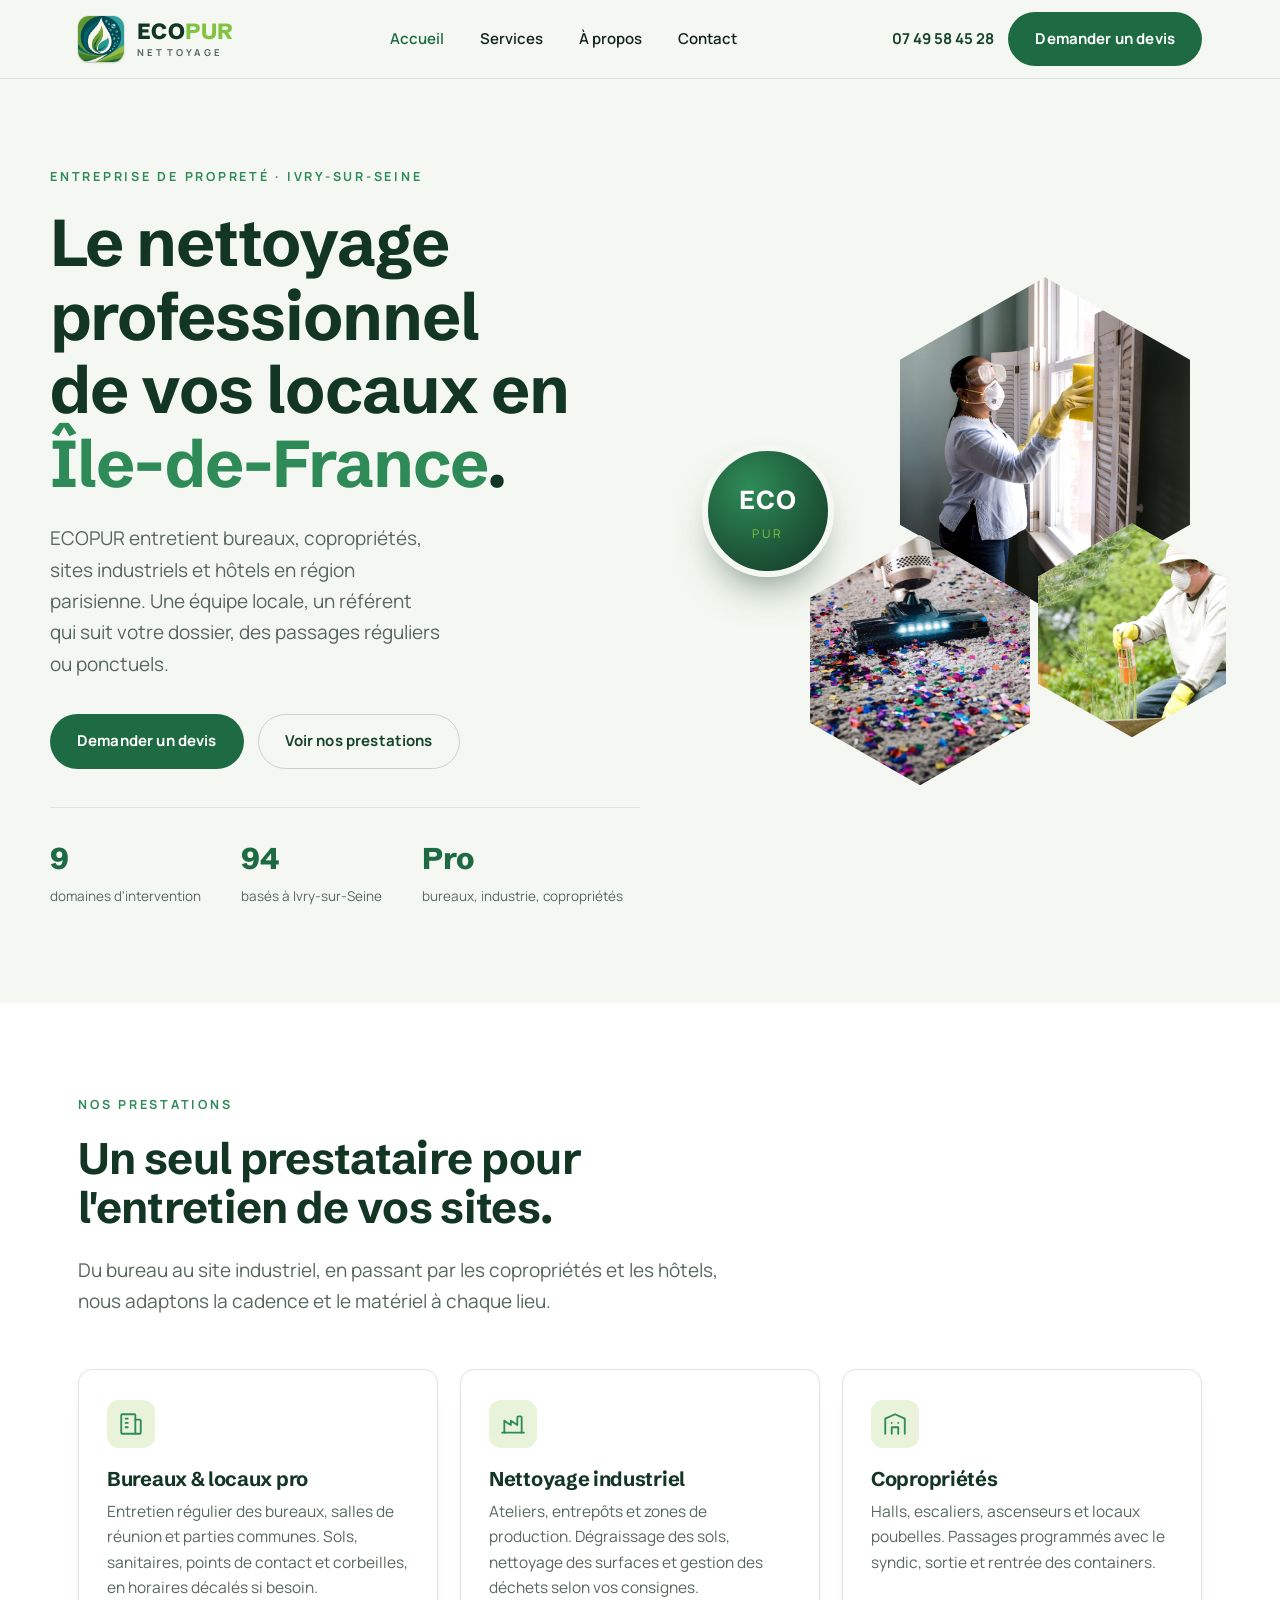
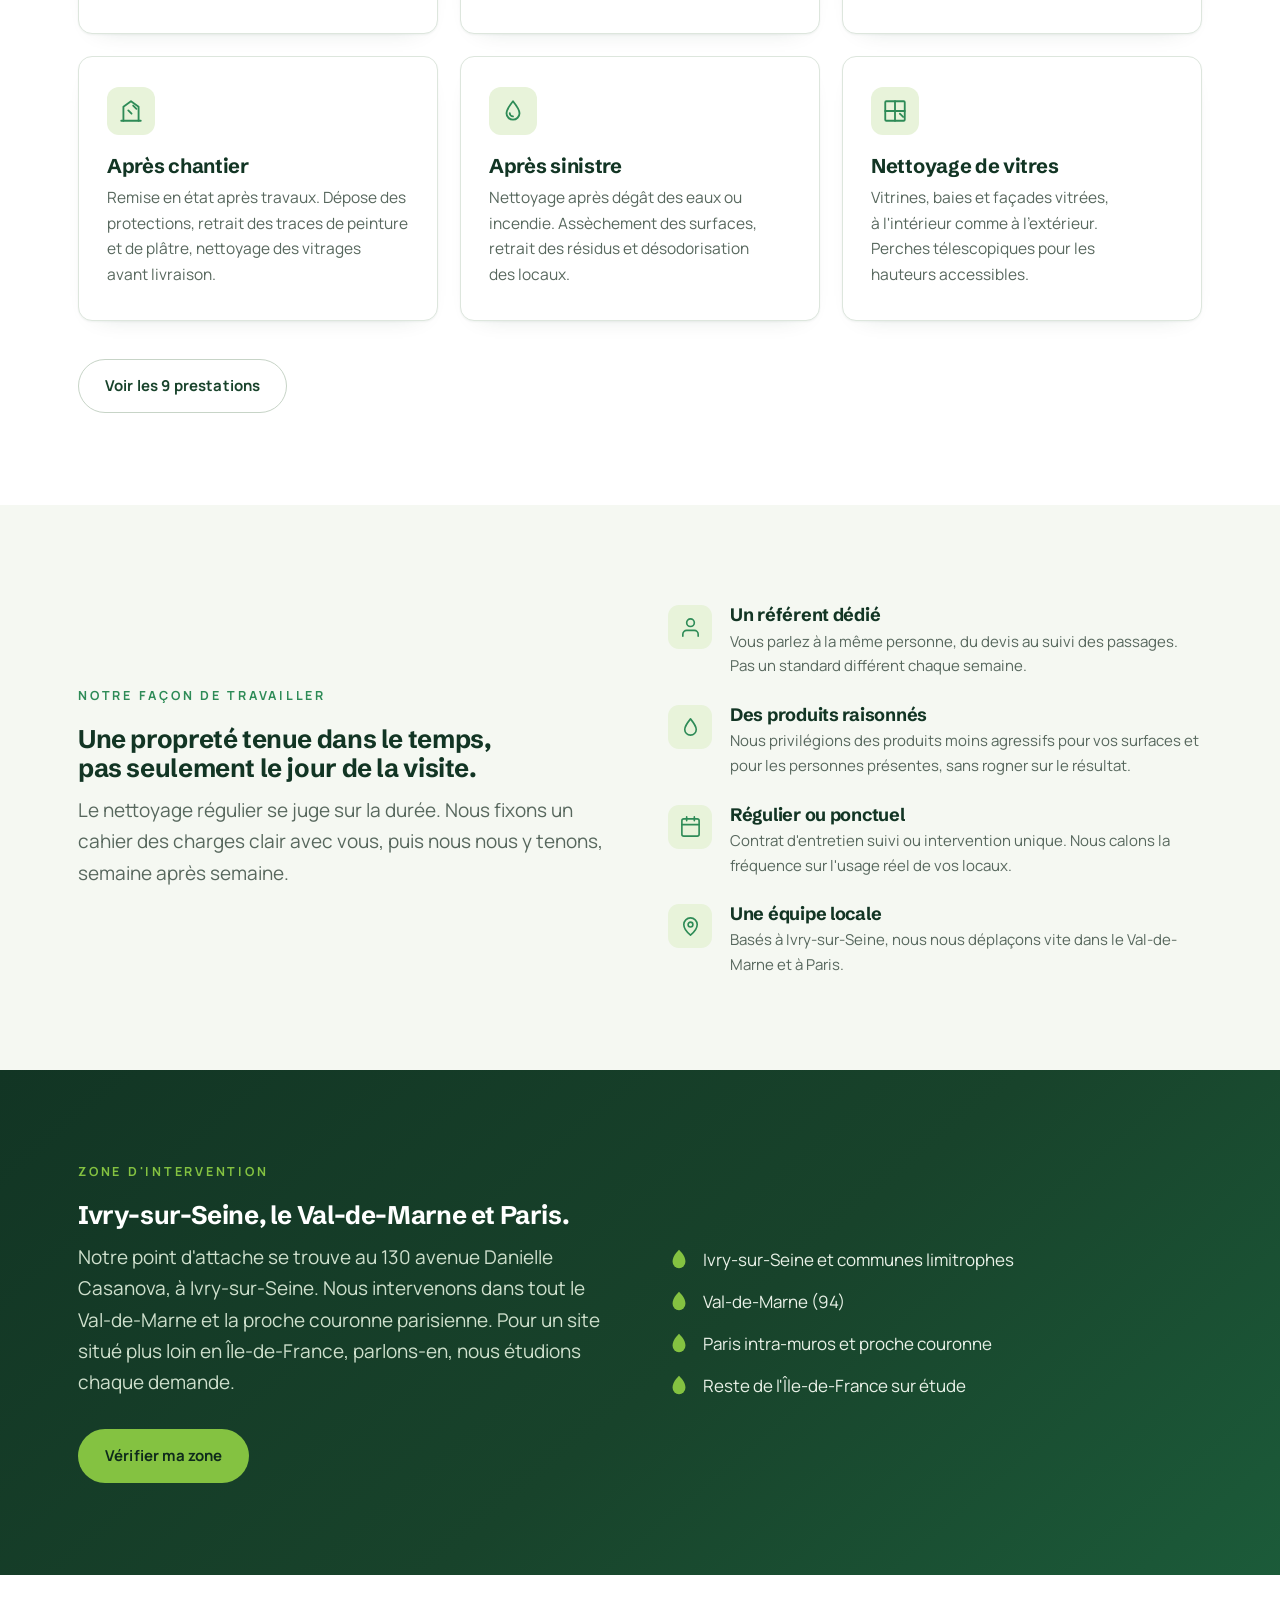
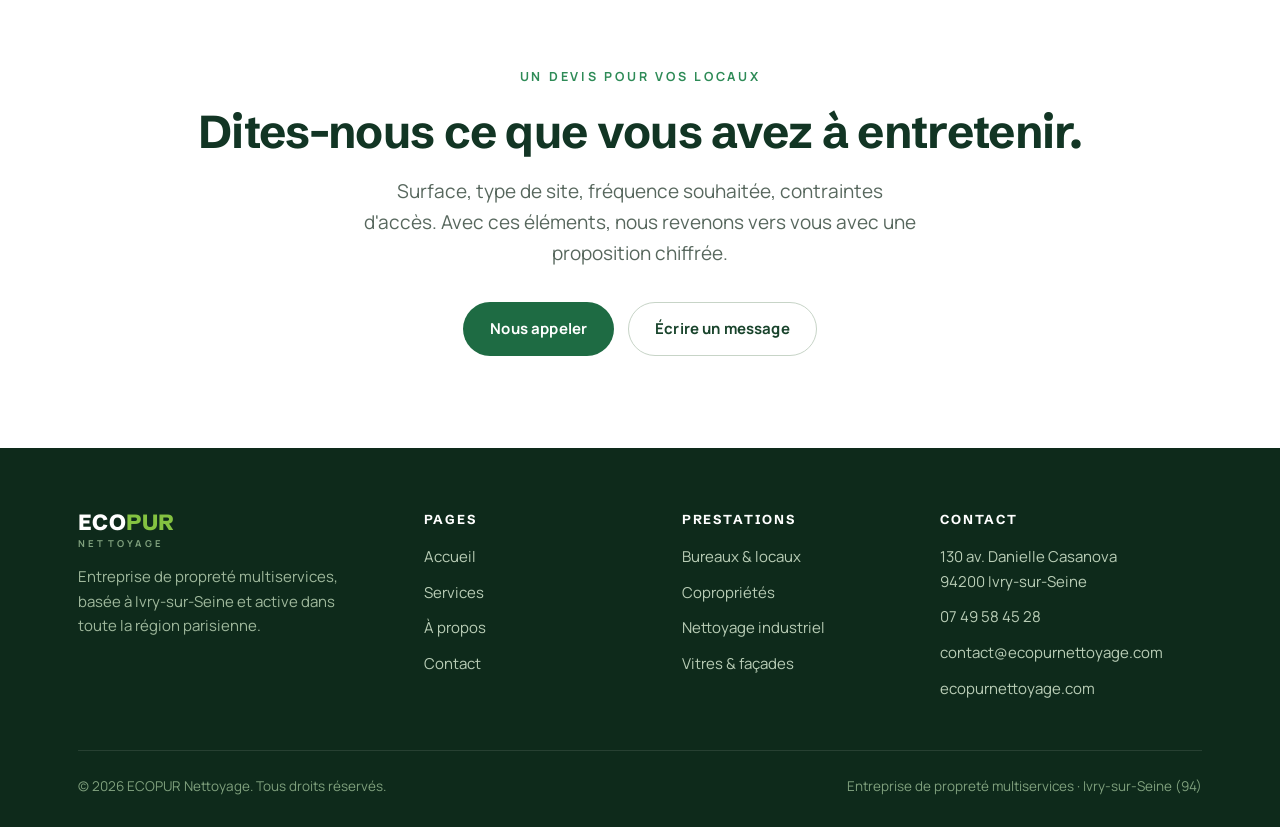
<file: index.html>
<!DOCTYPE html>
<html lang="fr">
<head>
<meta charset="UTF-8">
<meta name="viewport" content="width=device-width, initial-scale=1.0">
<title>ECOPUR Nettoyage · Entreprise de propreté à Ivry-sur-Seine</title>
<meta name="description" content="ECOPUR Nettoyage entretient bureaux, copropriétés, sites industriels et hôtels en Île-de-France. Équipe basée à Ivry-sur-Seine, prestations régulières ou ponctuelles.">
<link rel="preconnect" href="https://fonts.googleapis.com">
<link rel="preconnect" href="https://fonts.gstatic.com" crossorigin>
<link href="https://fonts.googleapis.com/css2?family=Schibsted+Grotesk:wght@500;600;700;800&family=Manrope:wght@400;500;600;700;800&display=swap" rel="stylesheet">
<link rel="icon" type="image/png" href="assets/logo.png">
<link rel="stylesheet" href="assets/style.css?v=2">
</head>
<body>

<!-- ===== En-tête ===== -->
<header class="site-header">
  <div class="wrap header-inner">
    <a class="brand" href="/" aria-label="ECOPUR Nettoyage, accueil">
      <img class="logo-mark" src="assets/logo.png" alt="Logo ECOPUR Nettoyage" width="46" height="46">
      <span class="brand-text">
        <span class="brand-name">ECO<span class="pur">PUR</span></span>
        <span class="brand-sub">Nettoyage</span>
      </span>
    </a>

    <nav class="nav" id="nav">
      <a href="/" class="active">Accueil</a>
      <a href="services">Services</a>
      <a href="a-propos">À propos</a>
      <a href="contact">Contact</a>
    </nav>

    <div class="header-cta">
      <span class="header-phone">07 49 58 45 28</span>
      <a href="contact" class="btn btn-primary">Demander un devis</a>
      <button class="nav-toggle" id="navToggle" aria-label="Ouvrir le menu" aria-expanded="false">
        <span></span><span></span><span></span>
      </button>
    </div>
  </div>
</header>

<!-- ===== Hero ===== -->
<section class="hero">
  <div class="wrap hero-grid">
    <div class="hero-copy">
      <span class="eyebrow">Entreprise de propreté · Ivry-sur-Seine</span>
      <h1>Le nettoyage professionnel de vos locaux en <span class="accent">Île-de-France</span>.</h1>
      <p class="lede">ECOPUR entretient bureaux, copropriétés, sites industriels et hôtels en région parisienne. Une équipe locale, un référent qui suit votre dossier, des passages réguliers ou ponctuels.</p>
      <div class="hero-actions">
        <a href="contact" class="btn btn-primary">Demander un devis</a>
        <a href="services" class="btn btn-ghost">Voir nos prestations</a>
      </div>
      <div class="hero-meta">
        <div>
          <div class="num">9</div>
          <div class="lab">domaines d'intervention</div>
        </div>
        <div>
          <div class="num">94</div>
          <div class="lab">basés à Ivry-sur-Seine</div>
        </div>
        <div>
          <div class="num">Pro</div>
          <div class="lab">bureaux, industrie, copropriétés</div>
        </div>
      </div>
    </div>

    <div class="hex-stack" aria-hidden="true">
      <div class="hex hex-1"><img src="assets/img/intervention.jpg" alt="Agent ECOPUR en intervention" loading="lazy"></div>
      <div class="hex hex-2"><img src="assets/img/vitres.jpg" alt="Nettoyage de vitres" loading="lazy"></div>
      <div class="hex hex-3"><img src="assets/img/materiel.jpg" alt="Matériel de nettoyage" loading="lazy"></div>
      <div class="hex-badge"><b>ECO</b><span>PUR</span></div>
    </div>
  </div>
</section>

<!-- ===== Services aperçu ===== -->
<section class="band band-soft">
  <div class="wrap">
    <div class="section-head">
      <span class="eyebrow">Nos prestations</span>
      <h2>Un seul prestataire pour l'entretien de vos sites.</h2>
      <p class="lede">Du bureau au site industriel, en passant par les copropriétés et les hôtels, nous adaptons la cadence et le matériel à chaque lieu.</p>
    </div>

    <div class="svc-grid">
      <article class="svc-card">
        <div class="svc-ic">
          <svg viewBox="0 0 24 24" fill="none" stroke="#2e8b57" stroke-width="1.7" stroke-linecap="round" stroke-linejoin="round"><rect x="3" y="3" width="13" height="18" rx="1"/><path d="M16 8h4a1 1 0 0 1 1 1v11a1 1 0 0 1-1 1h-4"/><path d="M7 7h2M7 11h2M7 15h2"/></svg>
        </div>
        <h3>Bureaux &amp; locaux pro</h3>
        <p>Entretien régulier des bureaux, salles de réunion et parties communes. Sols, sanitaires, points de contact et corbeilles, en horaires décalés si besoin.</p>
      </article>

      <article class="svc-card">
        <div class="svc-ic">
          <svg viewBox="0 0 24 24" fill="none" stroke="#2e8b57" stroke-width="1.7" stroke-linecap="round" stroke-linejoin="round"><path d="M2 20h20"/><path d="M4 20V9l6 4V9l6 4V6a1 1 0 0 1 1-1h2a1 1 0 0 1 1 1v14"/></svg>
        </div>
        <h3>Nettoyage industriel</h3>
        <p>Ateliers, entrepôts et zones de production. Dégraissage des sols, nettoyage des surfaces et gestion des déchets selon vos consignes.</p>
      </article>

      <article class="svc-card">
        <div class="svc-ic">
          <svg viewBox="0 0 24 24" fill="none" stroke="#2e8b57" stroke-width="1.7" stroke-linecap="round" stroke-linejoin="round"><path d="M3 21V7l9-4 9 4v14"/><path d="M9 21v-6h6v6"/><path d="M9 11h.01M15 11h.01"/></svg>
        </div>
        <h3>Copropriétés</h3>
        <p>Halls, escaliers, ascenseurs et locaux poubelles. Passages programmés avec le syndic, sortie et rentrée des containers.</p>
      </article>

      <article class="svc-card">
        <div class="svc-ic">
          <svg viewBox="0 0 24 24" fill="none" stroke="#2e8b57" stroke-width="1.7" stroke-linecap="round" stroke-linejoin="round"><path d="M3 21h18"/><path d="M5 21V8l7-5 7 5v13"/><path d="M14 7l3 3M9.5 11.5l3 3"/></svg>
        </div>
        <h3>Après chantier</h3>
        <p>Remise en état après travaux. Dépose des protections, retrait des traces de peinture et de plâtre, nettoyage des vitrages avant livraison.</p>
      </article>

      <article class="svc-card">
        <div class="svc-ic">
          <svg viewBox="0 0 24 24" fill="none" stroke="#2e8b57" stroke-width="1.7" stroke-linecap="round" stroke-linejoin="round"><path d="M12 3c4 5 6 8 6 11a6 6 0 0 1-12 0c0-3 2-6 6-11Z"/><path d="M9 14a3 3 0 0 0 3 3"/></svg>
        </div>
        <h3>Après sinistre</h3>
        <p>Nettoyage après dégât des eaux ou incendie. Assèchement des surfaces, retrait des résidus et désodorisation des locaux.</p>
      </article>

      <article class="svc-card">
        <div class="svc-ic">
          <svg viewBox="0 0 24 24" fill="none" stroke="#2e8b57" stroke-width="1.7" stroke-linecap="round" stroke-linejoin="round"><rect x="3" y="3" width="18" height="18" rx="1"/><path d="M3 12h18M12 3v18"/><path d="M16.5 14.5l3 3"/></svg>
        </div>
        <h3>Nettoyage de vitres</h3>
        <p>Vitrines, baies et façades vitrées, à l'intérieur comme à l'extérieur. Perches télescopiques pour les hauteurs accessibles.</p>
      </article>
    </div>

    <div style="margin-top:38px;">
      <a href="services" class="btn btn-ghost">Voir les 9 prestations</a>
    </div>
  </div>
</section>

<!-- ===== Approche ===== -->
<section class="band band-cream">
  <div class="wrap two-col">
    <div>
      <span class="eyebrow">Notre façon de travailler</span>
      <h2>Une propreté tenue dans le temps, pas seulement le jour de la visite.</h2>
      <p class="lede">Le nettoyage régulier se juge sur la durée. Nous fixons un cahier des charges clair avec vous, puis nous nous y tenons, semaine après semaine.</p>
    </div>
    <div class="feature-list">
      <div class="feature">
        <div class="fi"><svg viewBox="0 0 24 24" fill="none" stroke="#2e8b57" stroke-width="1.7" stroke-linecap="round" stroke-linejoin="round"><path d="M20 21v-2a4 4 0 0 0-4-4H8a4 4 0 0 0-4 4v2"/><circle cx="12" cy="7" r="4"/></svg></div>
        <div>
          <h3>Un référent dédié</h3>
          <p>Vous parlez à la même personne, du devis au suivi des passages. Pas un standard différent chaque semaine.</p>
        </div>
      </div>
      <div class="feature">
        <div class="fi"><svg viewBox="0 0 24 24" fill="none" stroke="#2e8b57" stroke-width="1.7" stroke-linecap="round" stroke-linejoin="round"><path d="M12 3c4 5 6 8 6 11a6 6 0 0 1-12 0c0-3 2-6 6-11Z"/></svg></div>
        <div>
          <h3>Des produits raisonnés</h3>
          <p>Nous privilégions des produits moins agressifs pour vos surfaces et pour les personnes présentes, sans rogner sur le résultat.</p>
        </div>
      </div>
      <div class="feature">
        <div class="fi"><svg viewBox="0 0 24 24" fill="none" stroke="#2e8b57" stroke-width="1.7" stroke-linecap="round" stroke-linejoin="round"><rect x="3" y="4" width="18" height="18" rx="2"/><path d="M16 2v4M8 2v4M3 10h18"/></svg></div>
        <div>
          <h3>Régulier ou ponctuel</h3>
          <p>Contrat d'entretien suivi ou intervention unique. Nous calons la fréquence sur l'usage réel de vos locaux.</p>
        </div>
      </div>
      <div class="feature">
        <div class="fi"><svg viewBox="0 0 24 24" fill="none" stroke="#2e8b57" stroke-width="1.7" stroke-linecap="round" stroke-linejoin="round"><path d="M12 21s-7-5.5-7-11a7 7 0 0 1 14 0c0 5.5-7 11-7 11Z"/><circle cx="12" cy="10" r="2.5"/></svg></div>
        <div>
          <h3>Une équipe locale</h3>
          <p>Basés à Ivry-sur-Seine, nous nous déplaçons vite dans le Val-de-Marne et à Paris.</p>
        </div>
      </div>
    </div>
  </div>
</section>

<!-- ===== Zone d'intervention ===== -->
<section class="band band-dark">
  <div class="wrap two-col">
    <div>
      <span class="eyebrow on-dark">Zone d'intervention</span>
      <h2>Ivry-sur-Seine, le Val-de-Marne et Paris.</h2>
      <p class="lede">Notre point d'attache se trouve au 130 avenue Danielle Casanova, à Ivry-sur-Seine. Nous intervenons dans tout le Val-de-Marne et la proche couronne parisienne. Pour un site situé plus loin en Île-de-France, parlons-en, nous étudions chaque demande.</p>
      <div class="hero-actions" style="margin-top:30px;">
        <a href="contact" class="btn btn-lime">Vérifier ma zone</a>
      </div>
    </div>
    <div>
      <ul class="leaf-list">
        <li><svg class="lf" viewBox="0 0 24 24" fill="#84c241"><path d="M12 2C7 7 5 11 5 15a7 7 0 0 0 14 0c0-4-2-8-7-13Z"/></svg> <span>Ivry-sur-Seine et communes limitrophes</span></li>
        <li><svg class="lf" viewBox="0 0 24 24" fill="#84c241"><path d="M12 2C7 7 5 11 5 15a7 7 0 0 0 14 0c0-4-2-8-7-13Z"/></svg> <span>Val-de-Marne (94)</span></li>
        <li><svg class="lf" viewBox="0 0 24 24" fill="#84c241"><path d="M12 2C7 7 5 11 5 15a7 7 0 0 0 14 0c0-4-2-8-7-13Z"/></svg> <span>Paris intra-muros et proche couronne</span></li>
        <li><svg class="lf" viewBox="0 0 24 24" fill="#84c241"><path d="M12 2C7 7 5 11 5 15a7 7 0 0 0 14 0c0-4-2-8-7-13Z"/></svg> <span>Reste de l'Île-de-France sur étude</span></li>
      </ul>
    </div>
  </div>
</section>

<!-- ===== Bandeau CTA ===== -->
<section class="band band-soft">
  <div class="wrap cta-band">
    <span class="eyebrow">Un devis pour vos locaux</span>
    <h2>Dites-nous ce que vous avez à entretenir.</h2>
    <p class="lede">Surface, type de site, fréquence souhaitée, contraintes d'accès. Avec ces éléments, nous revenons vers vous avec une proposition chiffrée.</p>
    <div class="cta-actions">
      <a href="tel:+33749584528" class="btn btn-primary">Nous appeler</a>
      <a href="contact" class="btn btn-ghost">Écrire un message</a>
    </div>
  </div>
</section>

<!-- ===== Pied de page ===== -->
<footer class="site-footer">
  <div class="wrap">
    <div class="footer-top">
      <div class="footer-about">
        <span class="brand-text" style="display:flex;flex-direction:column;">
          <span class="brand-name" style="font-size:22px;font-weight:800;">ECO<span style="color:var(--lime);">PUR</span></span>
          <span class="brand-sub" style="font-size:9.5px;letter-spacing:.34em;text-transform:uppercase;margin-top:5px;font-weight:700;">Nettoyage</span>
        </span>
        <p>Entreprise de propreté multiservices, basée à Ivry-sur-Seine et active dans toute la région parisienne.</p>
      </div>
      <div class="footer-col">
        <h4>Pages</h4>
        <ul>
          <li><a href="/">Accueil</a></li>
          <li><a href="services">Services</a></li>
          <li><a href="a-propos">À propos</a></li>
          <li><a href="contact">Contact</a></li>
        </ul>
      </div>
      <div class="footer-col">
        <h4>Prestations</h4>
        <ul>
          <li><a href="services">Bureaux &amp; locaux</a></li>
          <li><a href="services">Copropriétés</a></li>
          <li><a href="services">Nettoyage industriel</a></li>
          <li><a href="services">Vitres &amp; façades</a></li>
        </ul>
      </div>
      <div class="footer-col">
        <h4>Contact</h4>
        <ul>
          <li>130 av. Danielle Casanova<br>94200 Ivry-sur-Seine</li>
          <li><a href="tel:+33749584528">07 49 58 45 28</a></li>
          <li><a href="mailto:contact@ecopurnettoyage.com">contact@ecopurnettoyage.com</a></li>
          <li><a href="https://ecopurnettoyage.com">ecopurnettoyage.com</a></li>
        </ul>
      </div>
    </div>
    <div class="footer-bottom">
      <span>© 2026 ECOPUR Nettoyage. Tous droits réservés.</span>
      <span>Entreprise de propreté multiservices · Ivry-sur-Seine (94)</span>
    </div>
  </div>
</footer>

<script>
  (function () {
    var t = document.getElementById('navToggle');
    var n = document.getElementById('nav');
    if (t && n) {
      t.addEventListener('click', function () {
        var open = n.classList.toggle('open');
        t.setAttribute('aria-expanded', open ? 'true' : 'false');
      });
    }
  })();
</script>
</body>
</html>
</file>
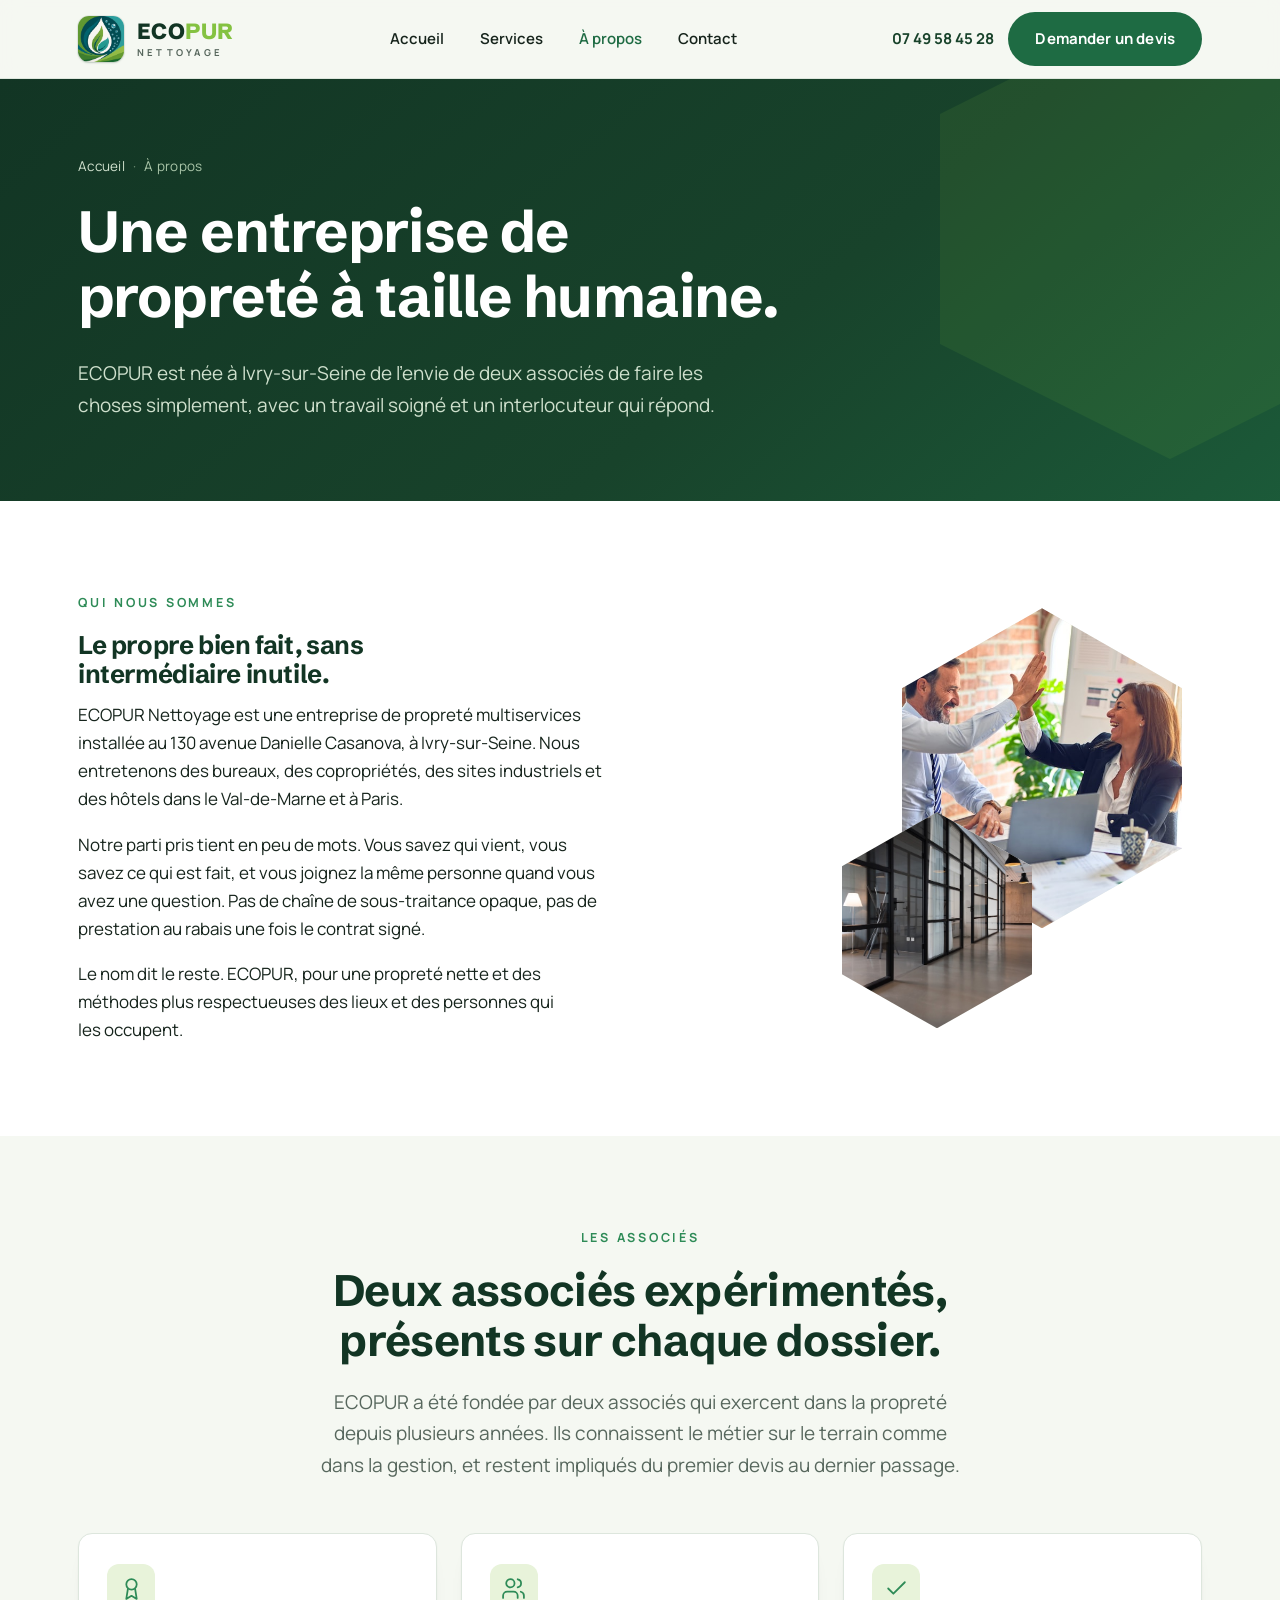
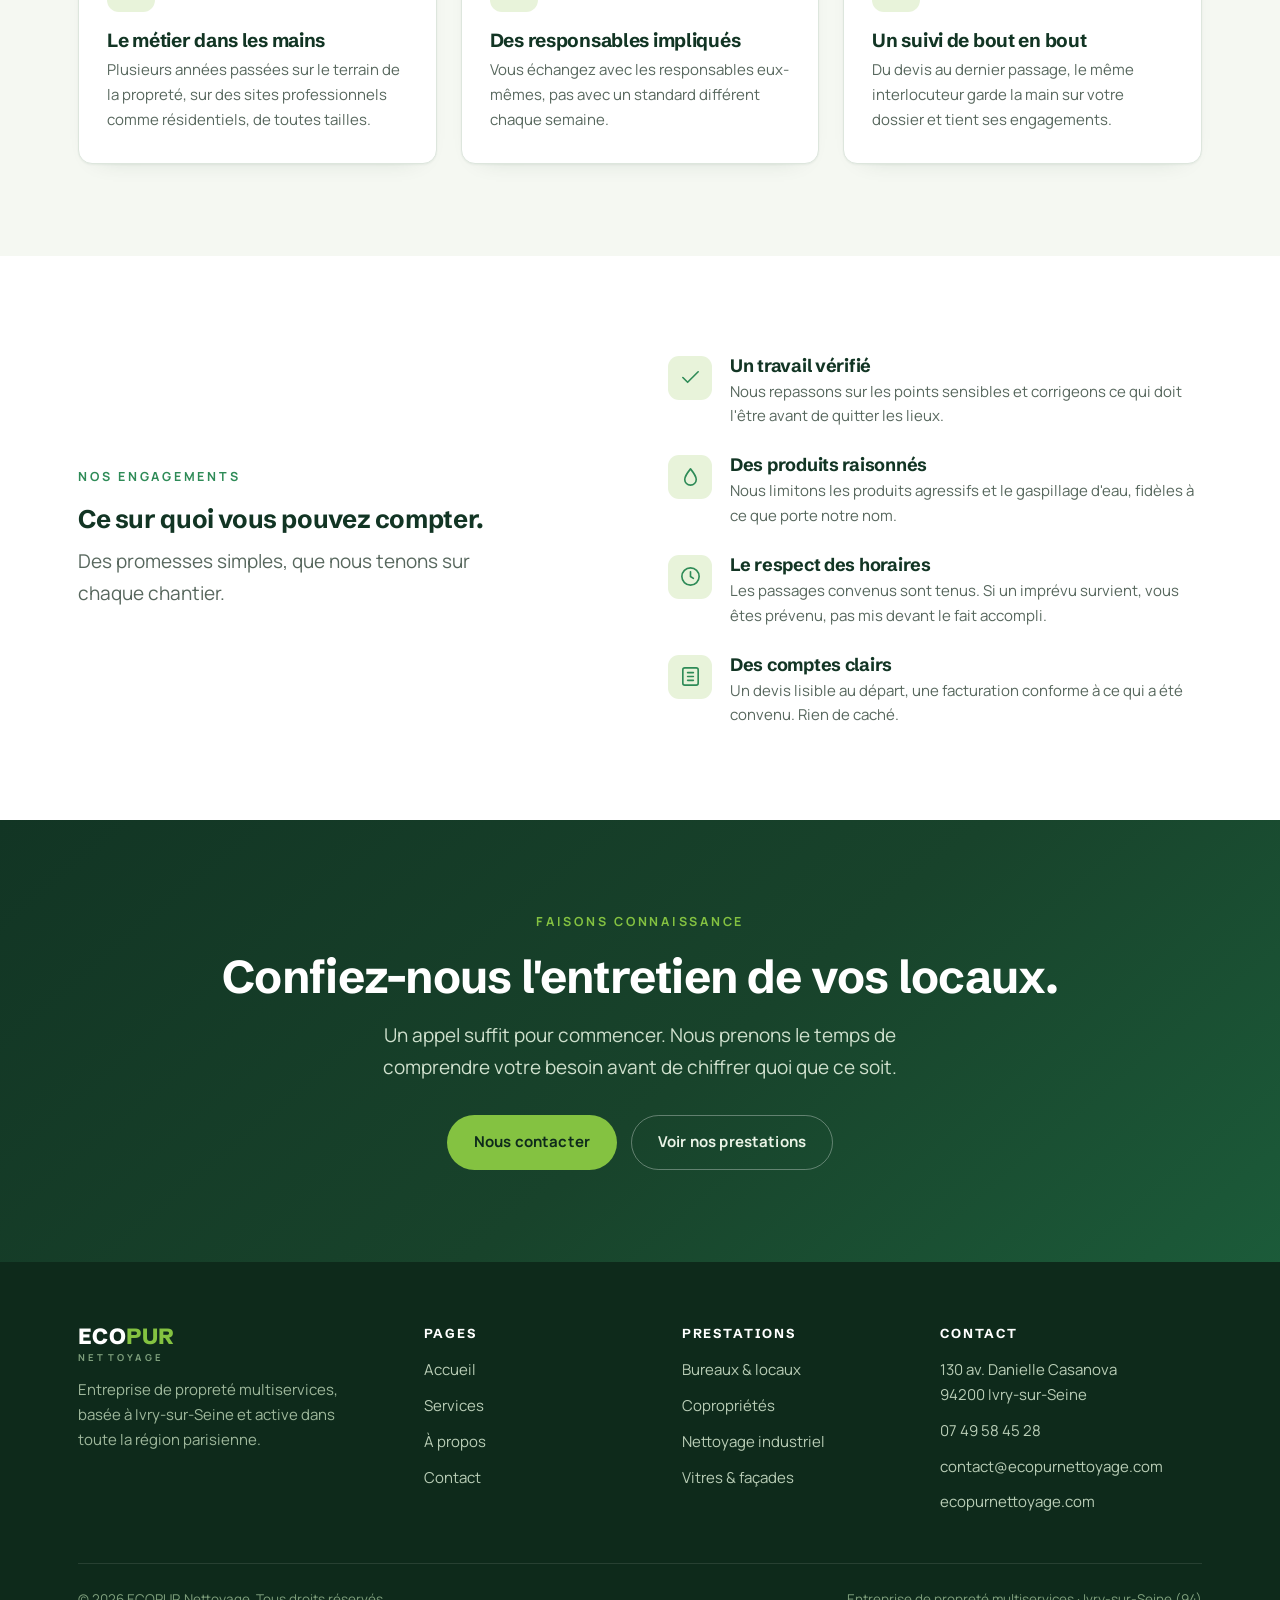
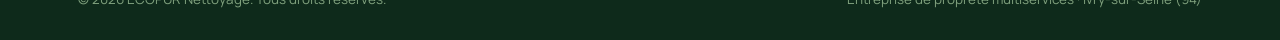
<file: a-propos.html>
<!DOCTYPE html>
<html lang="fr">
<head>
<meta charset="UTF-8">
<meta name="viewport" content="width=device-width, initial-scale=1.0">
<title>À propos · ECOPUR Nettoyage</title>
<meta name="description" content="ECOPUR Nettoyage, entreprise de propreté multiservices fondée à Ivry-sur-Seine par deux associés expérimentés. Notre approche et nos engagements.">
<link rel="preconnect" href="https://fonts.googleapis.com">
<link rel="preconnect" href="https://fonts.gstatic.com" crossorigin>
<link href="https://fonts.googleapis.com/css2?family=Schibsted+Grotesk:wght@500;600;700;800&family=Manrope:wght@400;500;600;700;800&display=swap" rel="stylesheet">
<link rel="icon" type="image/png" href="assets/logo.png">
<link rel="stylesheet" href="assets/style.css?v=2">
</head>
<body>

<header class="site-header">
  <div class="wrap header-inner">
    <a class="brand" href="/" aria-label="ECOPUR Nettoyage, accueil">
      <img class="logo-mark" src="assets/logo.png" alt="Logo ECOPUR Nettoyage" width="46" height="46">
      <span class="brand-text">
        <span class="brand-name">ECO<span class="pur">PUR</span></span>
        <span class="brand-sub">Nettoyage</span>
      </span>
    </a>
    <nav class="nav" id="nav">
      <a href="/">Accueil</a>
      <a href="services">Services</a>
      <a href="a-propos" class="active">À propos</a>
      <a href="contact">Contact</a>
    </nav>
    <div class="header-cta">
      <span class="header-phone">07 49 58 45 28</span>
      <a href="contact" class="btn btn-primary">Demander un devis</a>
      <button class="nav-toggle" id="navToggle" aria-label="Ouvrir le menu" aria-expanded="false">
        <span></span><span></span><span></span>
      </button>
    </div>
  </div>
</header>

<section class="page-head">
  <span class="ph-deco" aria-hidden="true"></span>
  <div class="wrap">
    <div class="crumbs"><a href="/">Accueil</a><span class="sep">·</span>À propos</div>
    <h1>Une entreprise de propreté à taille humaine.</h1>
    <p class="lede">ECOPUR est née à Ivry-sur-Seine de l'envie de deux associés de faire les choses simplement, avec un travail soigné et un interlocuteur qui répond.</p>
  </div>
</section>

<section class="band band-soft">
  <div class="wrap two-col">
    <div>
      <span class="eyebrow">Qui nous sommes</span>
      <h2>Le propre bien fait, sans intermédiaire inutile.</h2>
      <p>ECOPUR Nettoyage est une entreprise de propreté multiservices installée au 130 avenue Danielle Casanova, à Ivry-sur-Seine. Nous entretenons des bureaux, des copropriétés, des sites industriels et des hôtels dans le Val-de-Marne et à Paris.</p>
      <p>Notre parti pris tient en peu de mots. Vous savez qui vient, vous savez ce qui est fait, et vous joignez la même personne quand vous avez une question. Pas de chaîne de sous-traitance opaque, pas de prestation au rabais une fois le contrat signé.</p>
      <p>Le nom dit le reste. ECOPUR, pour une propreté nette et des méthodes plus respectueuses des lieux et des personnes qui les occupent.</p>
    </div>
    <div class="hex-stack" style="height:420px;" aria-hidden="true">
      <div class="hex hex-1" style="top:0;right:20px;width:280px;height:320px;"><img src="assets/img/equipe.jpg" alt="L'équipe ECOPUR au travail" loading="lazy"></div>
      <div class="hex hex-3" style="bottom:0;right:170px;width:190px;height:216px;"><img src="assets/img/locaux.jpg" alt="Locaux entretenus par ECOPUR" loading="lazy"></div>
    </div>
  </div>
</section>

<section class="band band-cream">
  <div class="wrap">
    <div class="section-head center">
      <span class="eyebrow">Les associés</span>
      <h2>Deux associés expérimentés, présents sur chaque dossier.</h2>
      <p class="lede">ECOPUR a été fondée par deux associés qui exercent dans la propreté depuis plusieurs années. Ils connaissent le métier sur le terrain comme dans la gestion, et restent impliqués du premier devis au dernier passage.</p>
    </div>
    <div class="assoc-points">
      <article class="assoc-point">
        <div class="ic"><svg width="25" height="25" viewBox="0 0 24 24" fill="none" stroke="#2e8b57" stroke-width="1.7" stroke-linecap="round" stroke-linejoin="round"><circle cx="12" cy="8" r="5"/><path d="M8.5 12.5 7 22l5-3 5 3-1.5-9.5"/></svg></div>
        <h3>Le métier dans les mains</h3>
        <p>Plusieurs années passées sur le terrain de la propreté, sur des sites professionnels comme résidentiels, de toutes tailles.</p>
      </article>
      <article class="assoc-point">
        <div class="ic"><svg width="25" height="25" viewBox="0 0 24 24" fill="none" stroke="#2e8b57" stroke-width="1.7" stroke-linecap="round" stroke-linejoin="round"><path d="M16 21v-2a4 4 0 0 0-4-4H6a4 4 0 0 0-4 4v2"/><circle cx="9" cy="7" r="4"/><path d="M22 21v-2a4 4 0 0 0-3-3.87M16 3.13A4 4 0 0 1 16 11"/></svg></div>
        <h3>Des responsables impliqués</h3>
        <p>Vous échangez avec les responsables eux-mêmes, pas avec un standard différent chaque semaine.</p>
      </article>
      <article class="assoc-point">
        <div class="ic"><svg width="25" height="25" viewBox="0 0 24 24" fill="none" stroke="#2e8b57" stroke-width="1.7" stroke-linecap="round" stroke-linejoin="round"><path d="M20 6 9 17l-5-5"/></svg></div>
        <h3>Un suivi de bout en bout</h3>
        <p>Du devis au dernier passage, le même interlocuteur garde la main sur votre dossier et tient ses engagements.</p>
      </article>
    </div>
  </div>
</section>

<section class="band band-soft">
  <div class="wrap two-col">
    <div>
      <span class="eyebrow">Nos engagements</span>
      <h2>Ce sur quoi vous pouvez compter.</h2>
      <p class="lede">Des promesses simples, que nous tenons sur chaque chantier.</p>
    </div>
    <div class="feature-list">
      <div class="feature">
        <div class="fi"><svg viewBox="0 0 24 24" fill="none" stroke="#2e8b57" stroke-width="1.7" stroke-linecap="round" stroke-linejoin="round"><path d="M20 6 9 17l-5-5"/></svg></div>
        <div>
          <h3>Un travail vérifié</h3>
          <p>Nous repassons sur les points sensibles et corrigeons ce qui doit l'être avant de quitter les lieux.</p>
        </div>
      </div>
      <div class="feature">
        <div class="fi"><svg viewBox="0 0 24 24" fill="none" stroke="#2e8b57" stroke-width="1.7" stroke-linecap="round" stroke-linejoin="round"><path d="M12 3c4 5 6 8 6 11a6 6 0 0 1-12 0c0-3 2-6 6-11Z"/></svg></div>
        <div>
          <h3>Des produits raisonnés</h3>
          <p>Nous limitons les produits agressifs et le gaspillage d'eau, fidèles à ce que porte notre nom.</p>
        </div>
      </div>
      <div class="feature">
        <div class="fi"><svg viewBox="0 0 24 24" fill="none" stroke="#2e8b57" stroke-width="1.7" stroke-linecap="round" stroke-linejoin="round"><circle cx="12" cy="12" r="9"/><path d="M12 7v5l3 2"/></svg></div>
        <div>
          <h3>Le respect des horaires</h3>
          <p>Les passages convenus sont tenus. Si un imprévu survient, vous êtes prévenu, pas mis devant le fait accompli.</p>
        </div>
      </div>
      <div class="feature">
        <div class="fi"><svg viewBox="0 0 24 24" fill="none" stroke="#2e8b57" stroke-width="1.7" stroke-linecap="round" stroke-linejoin="round"><path d="M9 12h6M9 16h6M9 8h6"/><rect x="4" y="3" width="16" height="18" rx="2"/></svg></div>
        <div>
          <h3>Des comptes clairs</h3>
          <p>Un devis lisible au départ, une facturation conforme à ce qui a été convenu. Rien de caché.</p>
        </div>
      </div>
    </div>
  </div>
</section>

<section class="band band-dark">
  <div class="wrap cta-band">
    <span class="eyebrow on-dark">Faisons connaissance</span>
    <h2>Confiez-nous l'entretien de vos locaux.</h2>
    <p class="lede">Un appel suffit pour commencer. Nous prenons le temps de comprendre votre besoin avant de chiffrer quoi que ce soit.</p>
    <div class="cta-actions">
      <a href="contact" class="btn btn-lime">Nous contacter</a>
      <a href="services" class="btn btn-ghost on-dark">Voir nos prestations</a>
    </div>
  </div>
</section>

<footer class="site-footer">
  <div class="wrap">
    <div class="footer-top">
      <div class="footer-about">
        <span class="brand-text" style="display:flex;flex-direction:column;">
          <span class="brand-name" style="font-size:22px;font-weight:800;">ECO<span style="color:var(--lime);">PUR</span></span>
          <span class="brand-sub" style="font-size:9.5px;letter-spacing:.34em;text-transform:uppercase;margin-top:5px;font-weight:700;">Nettoyage</span>
        </span>
        <p>Entreprise de propreté multiservices, basée à Ivry-sur-Seine et active dans toute la région parisienne.</p>
      </div>
      <div class="footer-col">
        <h4>Pages</h4>
        <ul>
          <li><a href="/">Accueil</a></li>
          <li><a href="services">Services</a></li>
          <li><a href="a-propos">À propos</a></li>
          <li><a href="contact">Contact</a></li>
        </ul>
      </div>
      <div class="footer-col">
        <h4>Prestations</h4>
        <ul>
          <li><a href="services">Bureaux &amp; locaux</a></li>
          <li><a href="services">Copropriétés</a></li>
          <li><a href="services">Nettoyage industriel</a></li>
          <li><a href="services">Vitres &amp; façades</a></li>
        </ul>
      </div>
      <div class="footer-col">
        <h4>Contact</h4>
        <ul>
          <li>130 av. Danielle Casanova<br>94200 Ivry-sur-Seine</li>
          <li><a href="tel:+33749584528">07 49 58 45 28</a></li>
          <li><a href="mailto:contact@ecopurnettoyage.com">contact@ecopurnettoyage.com</a></li>
          <li><a href="https://ecopurnettoyage.com">ecopurnettoyage.com</a></li>
        </ul>
      </div>
    </div>
    <div class="footer-bottom">
      <span>© 2026 ECOPUR Nettoyage. Tous droits réservés.</span>
      <span>Entreprise de propreté multiservices · Ivry-sur-Seine (94)</span>
    </div>
  </div>
</footer>

<script>
  (function () {
    var t = document.getElementById('navToggle');
    var n = document.getElementById('nav');
    if (t && n) {
      t.addEventListener('click', function () {
        var open = n.classList.toggle('open');
        t.setAttribute('aria-expanded', open ? 'true' : 'false');
      });
    }
  })();
</script>
</body>
</html>
</file>
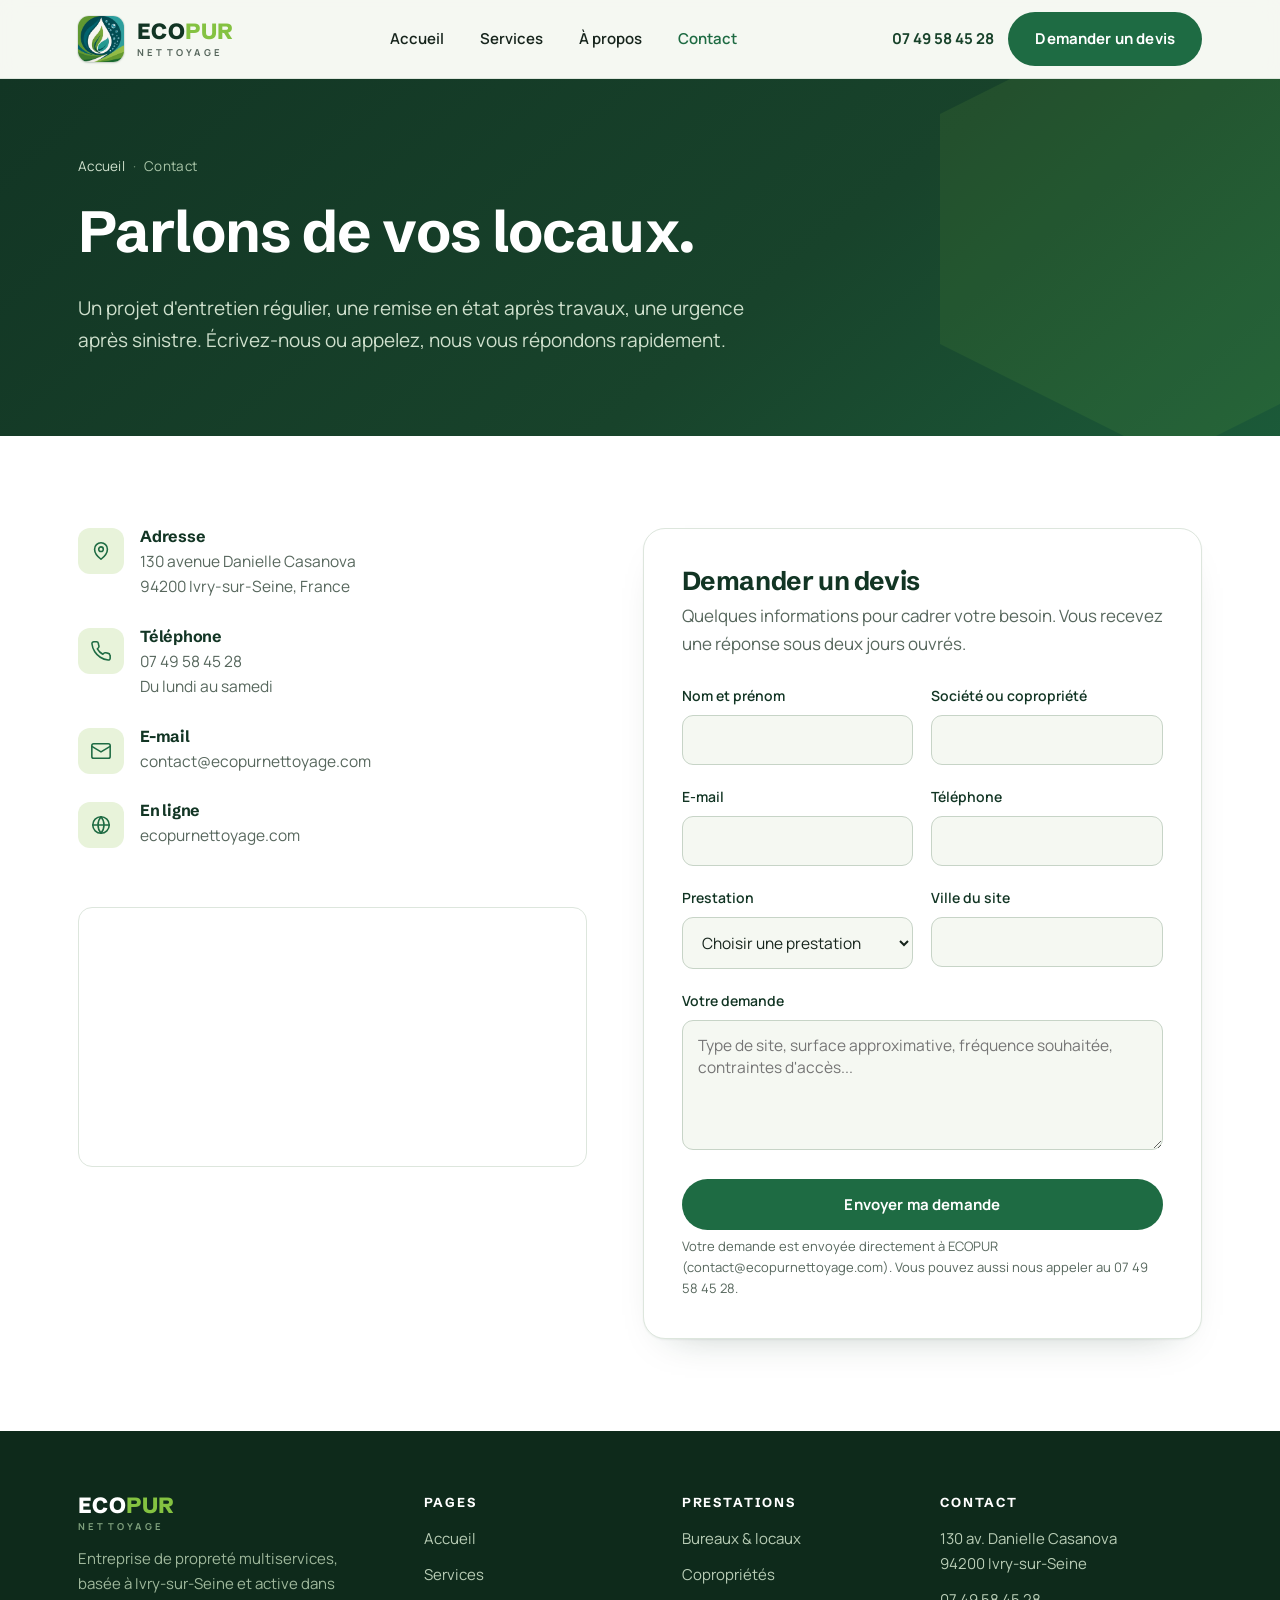
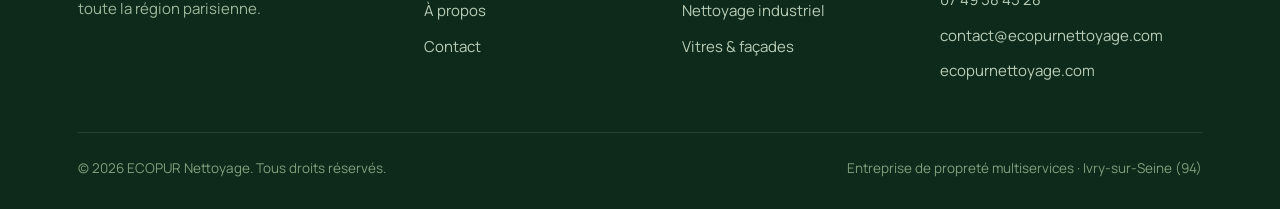
<file: contact.html>
<!DOCTYPE html>
<html lang="fr">
<head>
<meta charset="UTF-8">
<meta name="viewport" content="width=device-width, initial-scale=1.0">
<title>Contact · ECOPUR Nettoyage</title>
<meta name="description" content="Contactez ECOPUR Nettoyage à Ivry-sur-Seine. Téléphone, e-mail et formulaire de demande de devis pour vos locaux en Île-de-France.">
<link rel="preconnect" href="https://fonts.googleapis.com">
<link rel="preconnect" href="https://fonts.gstatic.com" crossorigin>
<link href="https://fonts.googleapis.com/css2?family=Schibsted+Grotesk:wght@500;600;700;800&family=Manrope:wght@400;500;600;700;800&display=swap" rel="stylesheet">
<link rel="icon" type="image/png" href="assets/logo.png">
<link rel="stylesheet" href="assets/style.css?v=2">
</head>
<body>

<header class="site-header">
  <div class="wrap header-inner">
    <a class="brand" href="/" aria-label="ECOPUR Nettoyage, accueil">
      <img class="logo-mark" src="assets/logo.png" alt="Logo ECOPUR Nettoyage" width="46" height="46">
      <span class="brand-text">
        <span class="brand-name">ECO<span class="pur">PUR</span></span>
        <span class="brand-sub">Nettoyage</span>
      </span>
    </a>
    <nav class="nav" id="nav">
      <a href="/">Accueil</a>
      <a href="services">Services</a>
      <a href="a-propos">À propos</a>
      <a href="contact" class="active">Contact</a>
    </nav>
    <div class="header-cta">
      <span class="header-phone">07 49 58 45 28</span>
      <a href="#devis" class="btn btn-primary">Demander un devis</a>
      <button class="nav-toggle" id="navToggle" aria-label="Ouvrir le menu" aria-expanded="false">
        <span></span><span></span><span></span>
      </button>
    </div>
  </div>
</header>

<section class="page-head">
  <span class="ph-deco" aria-hidden="true"></span>
  <div class="wrap">
    <div class="crumbs"><a href="/">Accueil</a><span class="sep">·</span>Contact</div>
    <h1>Parlons de vos locaux.</h1>
    <p class="lede">Un projet d'entretien régulier, une remise en état après travaux, une urgence après sinistre. Écrivez-nous ou appelez, nous vous répondons rapidement.</p>
  </div>
</section>

<section class="band band-soft">
  <div class="wrap contact-grid">
    <div class="info-block">
      <div class="info-item">
        <div class="ii"><svg viewBox="0 0 24 24" fill="none" stroke="currentColor" stroke-width="1.7" stroke-linecap="round" stroke-linejoin="round"><path d="M12 21s-7-5.5-7-11a7 7 0 0 1 14 0c0 5.5-7 11-7 11Z"/><circle cx="12" cy="10" r="2.5"/></svg></div>
        <div>
          <h3>Adresse</h3>
          <p>130 avenue Danielle Casanova<br>94200 Ivry-sur-Seine, France</p>
        </div>
      </div>

      <div class="info-item">
        <div class="ii"><svg viewBox="0 0 24 24" fill="none" stroke="currentColor" stroke-width="1.7" stroke-linecap="round" stroke-linejoin="round"><path d="M22 16.9v3a2 2 0 0 1-2.2 2 19.8 19.8 0 0 1-8.6-3.1 19.5 19.5 0 0 1-6-6 19.8 19.8 0 0 1-3.1-8.7A2 2 0 0 1 4.1 2h3a2 2 0 0 1 2 1.7c.1.9.3 1.8.6 2.7a2 2 0 0 1-.5 2.1L8 9.6a16 16 0 0 0 6 6l1.1-1.1a2 2 0 0 1 2.1-.5c.9.3 1.8.5 2.7.6a2 2 0 0 1 1.7 2Z"/></svg></div>
        <div>
          <h3>Téléphone</h3>
          <p><a href="tel:+33749584528">07 49 58 45 28</a><br>Du lundi au samedi</p>
        </div>
      </div>

      <div class="info-item">
        <div class="ii"><svg viewBox="0 0 24 24" fill="none" stroke="currentColor" stroke-width="1.7" stroke-linecap="round" stroke-linejoin="round"><rect x="2" y="4" width="20" height="16" rx="2"/><path d="m22 7-10 6L2 7"/></svg></div>
        <div>
          <h3>E-mail</h3>
          <p><a href="mailto:contact@ecopurnettoyage.com">contact@ecopurnettoyage.com</a></p>
        </div>
      </div>

      <div class="info-item">
        <div class="ii"><svg viewBox="0 0 24 24" fill="none" stroke="currentColor" stroke-width="1.7" stroke-linecap="round" stroke-linejoin="round"><circle cx="12" cy="12" r="9"/><path d="M3 12h18M12 3a14 14 0 0 1 0 18M12 3a14 14 0 0 0 0 18"/></svg></div>
        <div>
          <h3>En ligne</h3>
          <p><a href="https://ecopurnettoyage.com">ecopurnettoyage.com</a></p>
        </div>
      </div>

      <div class="map-ph">
        <iframe
          title="Carte : 130 avenue Danielle Casanova, 94200 Ivry-sur-Seine"
          src="https://www.google.com/maps?q=130%20avenue%20Danielle%20Casanova%2C%2094200%20Ivry-sur-Seine&output=embed"
          loading="lazy" referrerpolicy="no-referrer-when-downgrade"></iframe>
      </div>
    </div>

    <div class="form-card" id="devis">
      <h2 style="font-size:26px;margin-bottom:6px;">Demander un devis</h2>
      <p style="color:var(--muted);margin-bottom:26px;">Quelques informations pour cadrer votre besoin. Vous recevez une réponse sous deux jours ouvrés.</p>

      <form id="contactForm" action="envoi.php" method="post" novalidate>
        <!-- Piège anti-spam : laissé vide, masqué aux humains -->
        <div style="position:absolute;left:-9999px;" aria-hidden="true">
          <label for="site_web">Ne pas remplir</label>
          <input type="text" id="site_web" name="site_web" tabindex="-1" autocomplete="off">
        </div>
        <div class="field-row">
          <div class="field">
            <label for="nom">Nom et prénom</label>
            <input type="text" id="nom" name="nom" autocomplete="name" required>
          </div>
          <div class="field">
            <label for="societe">Société ou copropriété</label>
            <input type="text" id="societe" name="societe" autocomplete="organization">
          </div>
        </div>

        <div class="field-row">
          <div class="field">
            <label for="email">E-mail</label>
            <input type="email" id="email" name="email" autocomplete="email" required>
          </div>
          <div class="field">
            <label for="tel">Téléphone</label>
            <input type="tel" id="tel" name="tel" autocomplete="tel">
          </div>
        </div>

        <div class="field-row">
          <div class="field">
            <label for="presta">Prestation</label>
            <select id="presta" name="presta">
              <option value="">Choisir une prestation</option>
              <option>Bureaux &amp; locaux pro</option>
              <option>Nettoyage industriel</option>
              <option>Copropriétés</option>
              <option>Après chantier</option>
              <option>Après sinistre</option>
              <option>Nettoyage de vitres</option>
              <option>Immeubles &amp; résidences</option>
              <option>Espaces verts</option>
              <option>Hôtels</option>
              <option>Autre besoin</option>
            </select>
          </div>
          <div class="field">
            <label for="ville">Ville du site</label>
            <input type="text" id="ville" name="ville">
          </div>
        </div>

        <div class="field">
          <label for="message">Votre demande</label>
          <textarea id="message" name="message" placeholder="Type de site, surface approximative, fréquence souhaitée, contraintes d'accès..." required></textarea>
        </div>

        <p id="formError" class="form-note" style="display:none;color:#b3261e;font-weight:600;" role="alert"></p>
        <button type="submit" class="btn btn-primary" style="width:100%;justify-content:center;">Envoyer ma demande</button>
        <p class="form-note">Votre demande est envoyée directement à ECOPUR (contact@ecopurnettoyage.com). Vous pouvez aussi nous appeler au 07 49 58 45 28.</p>
      </form>

      <div id="formDone" style="display:none;text-align:center;padding:14px 0;">
        <p style="font-weight:700;color:var(--green-700);">Merci, votre demande a bien été envoyée.</p>
        <p style="color:var(--muted);">Nous revenons vers vous rapidement. Pour une urgence, appelez le <a href="tel:+33749584528">07 49 58 45 28</a>.</p>
      </div>
    </div>
  </div>
</section>

<footer class="site-footer">
  <div class="wrap">
    <div class="footer-top">
      <div class="footer-about">
        <span class="brand-text" style="display:flex;flex-direction:column;">
          <span class="brand-name" style="font-size:22px;font-weight:800;">ECO<span style="color:var(--lime);">PUR</span></span>
          <span class="brand-sub" style="font-size:9.5px;letter-spacing:.34em;text-transform:uppercase;margin-top:5px;font-weight:700;">Nettoyage</span>
        </span>
        <p>Entreprise de propreté multiservices, basée à Ivry-sur-Seine et active dans toute la région parisienne.</p>
      </div>
      <div class="footer-col">
        <h4>Pages</h4>
        <ul>
          <li><a href="/">Accueil</a></li>
          <li><a href="services">Services</a></li>
          <li><a href="a-propos">À propos</a></li>
          <li><a href="contact">Contact</a></li>
        </ul>
      </div>
      <div class="footer-col">
        <h4>Prestations</h4>
        <ul>
          <li><a href="services">Bureaux &amp; locaux</a></li>
          <li><a href="services">Copropriétés</a></li>
          <li><a href="services">Nettoyage industriel</a></li>
          <li><a href="services">Vitres &amp; façades</a></li>
        </ul>
      </div>
      <div class="footer-col">
        <h4>Contact</h4>
        <ul>
          <li>130 av. Danielle Casanova<br>94200 Ivry-sur-Seine</li>
          <li><a href="tel:+33749584528">07 49 58 45 28</a></li>
          <li><a href="mailto:contact@ecopurnettoyage.com">contact@ecopurnettoyage.com</a></li>
          <li><a href="https://ecopurnettoyage.com">ecopurnettoyage.com</a></li>
        </ul>
      </div>
    </div>
    <div class="footer-bottom">
      <span>© 2026 ECOPUR Nettoyage. Tous droits réservés.</span>
      <span>Entreprise de propreté multiservices · Ivry-sur-Seine (94)</span>
    </div>
  </div>
</footer>

<script>
  (function () {
    var t = document.getElementById('navToggle');
    var n = document.getElementById('nav');
    if (t && n) {
      t.addEventListener('click', function () {
        var open = n.classList.toggle('open');
        t.setAttribute('aria-expanded', open ? 'true' : 'false');
      });
    }

    // Envoi du formulaire vers envoi.php (mail() Hostinger -> contact@ecopurnettoyage.com).
    // Sans JavaScript, le formulaire est posté normalement et envoi.php redirige
    // vers contact.html?envoi=ok ; le bloc ci-dessous gère alors l'affichage.
    var form = document.getElementById('contactForm');
    var done = document.getElementById('formDone');
    var errBox = document.getElementById('formError');

    function montrerSucces() {
      if (form) form.style.display = 'none';
      if (done) done.style.display = 'block';
    }
    function montrerErreur(msg) {
      if (errBox) {
        errBox.textContent = msg || 'L\'envoi a échoué. Réessayez ou écrivez à contact@ecopurnettoyage.com.';
        errBox.style.display = 'block';
      }
    }

    // Retour de la redirection sans JS (?envoi=ok / ?envoi=erreur).
    var params = new URLSearchParams(window.location.search);
    if (params.get('envoi') === 'ok') { montrerSucces(); }
    else if (params.get('envoi') === 'erreur') { montrerErreur(); }

    if (form) {
      form.addEventListener('submit', function (e) {
        e.preventDefault();
        if (!form.checkValidity()) { form.reportValidity(); return; }
        if (errBox) errBox.style.display = 'none';

        var btn = form.querySelector('button[type="submit"]');
        if (btn) { btn.disabled = true; btn.textContent = 'Envoi en cours...'; }

        fetch(form.action, {
          method: 'POST',
          headers: { 'X-Requested-With': 'XMLHttpRequest', 'Accept': 'application/json' },
          body: new FormData(form)
        })
        .then(function (r) { return r.json().then(function (d) { return { ok: r.ok, data: d }; }); })
        .then(function (res) {
          if (res.ok && res.data && res.data.ok) {
            montrerSucces();
          } else {
            montrerErreur(res.data && res.data.message);
            if (btn) { btn.disabled = false; btn.textContent = 'Envoyer ma demande'; }
          }
        })
        .catch(function () {
          montrerErreur();
          if (btn) { btn.disabled = false; btn.textContent = 'Envoyer ma demande'; }
        });
      });
    }
  })();
</script>
</body>
</html>
</file>
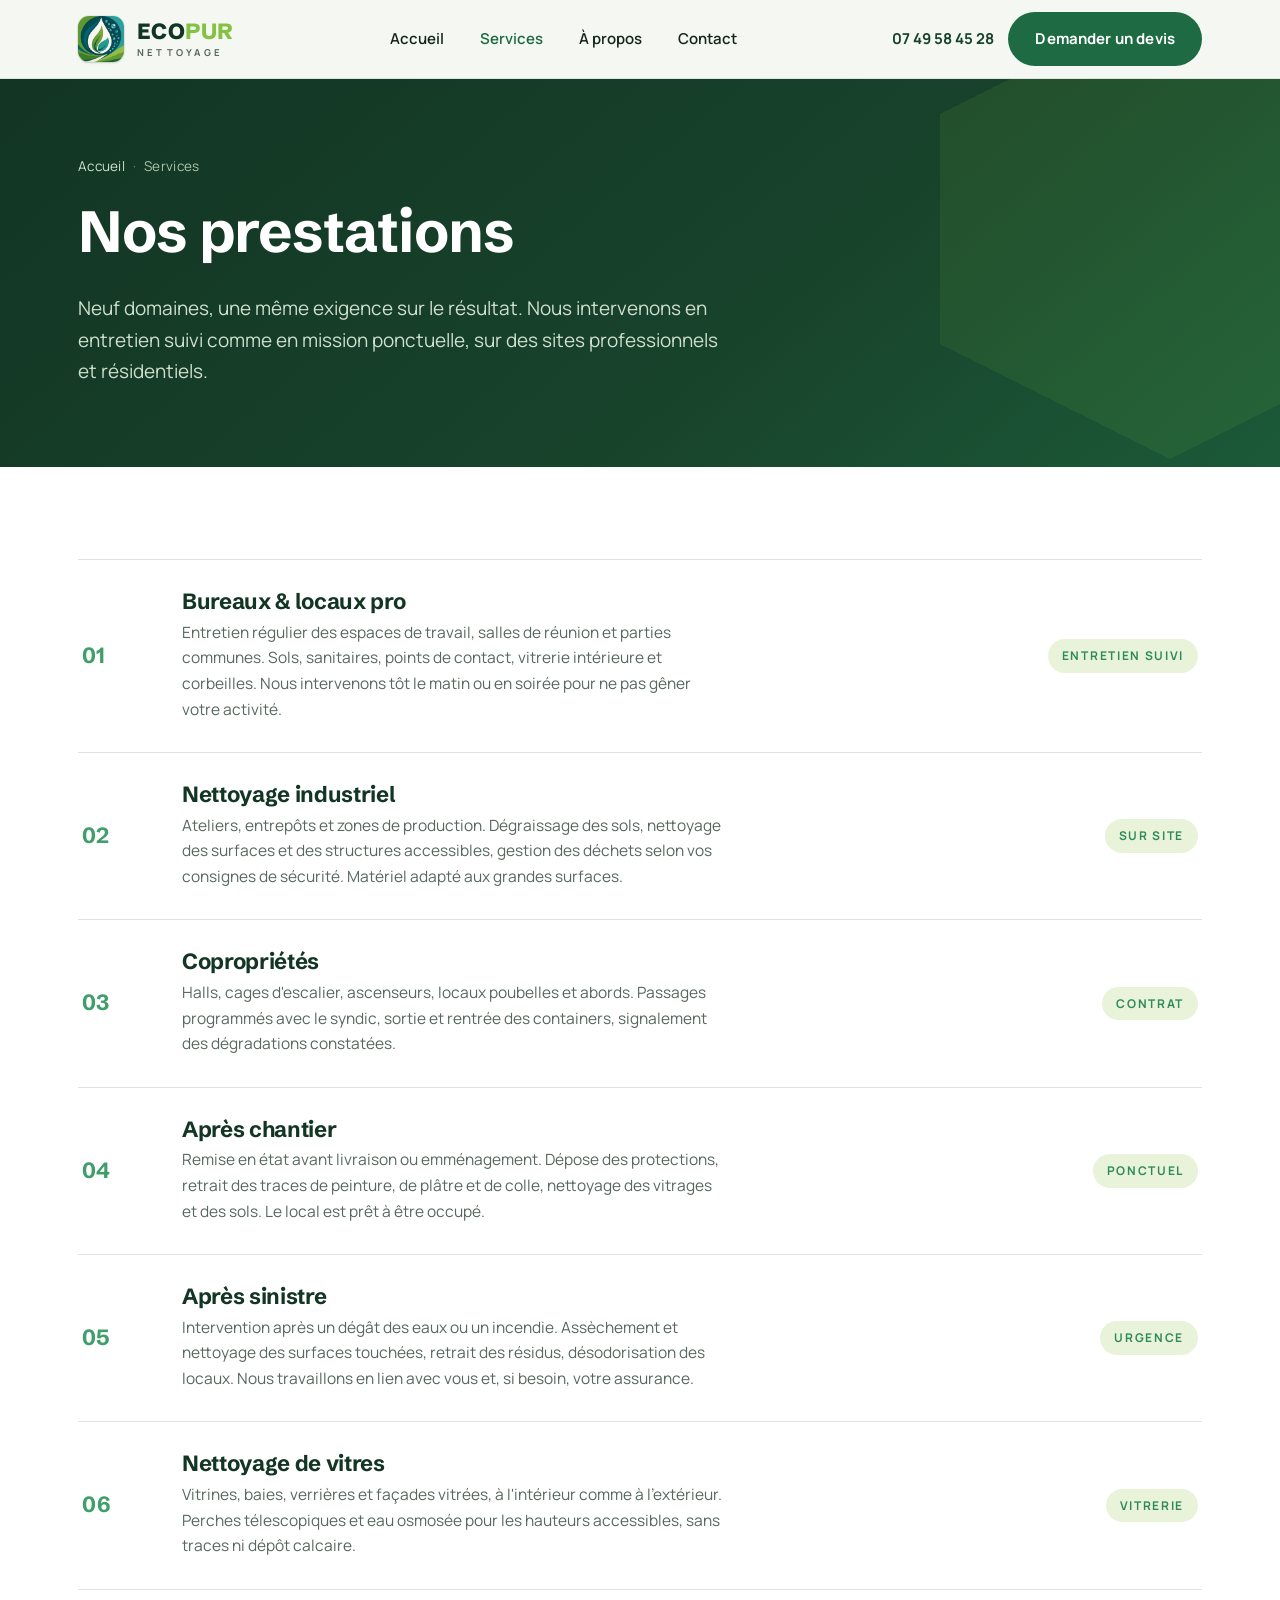
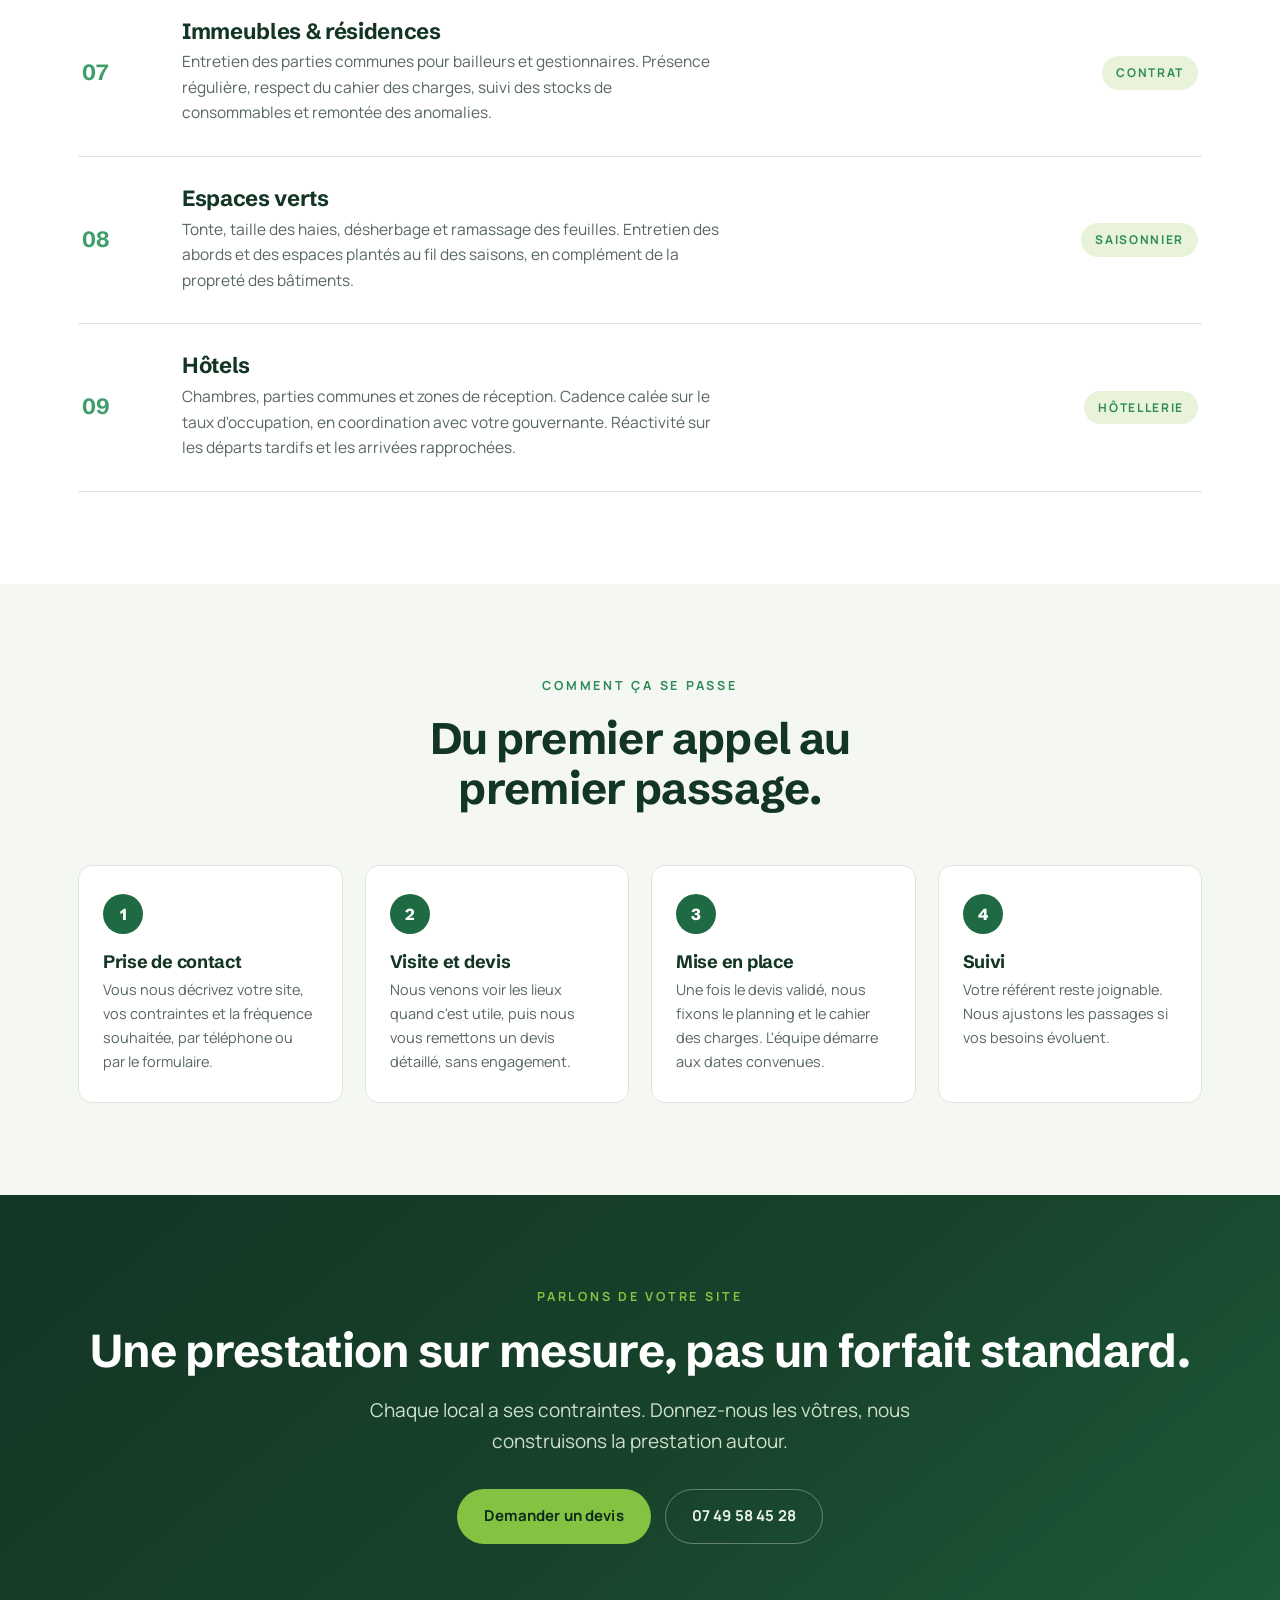
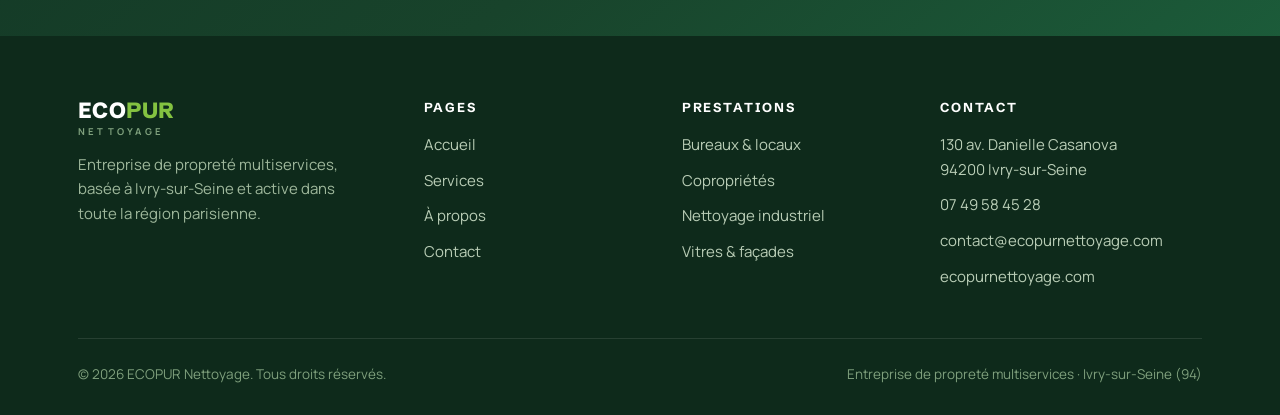
<file: services.html>
<!DOCTYPE html>
<html lang="fr">
<head>
<meta charset="UTF-8">
<meta name="viewport" content="width=device-width, initial-scale=1.0">
<title>Services · ECOPUR Nettoyage</title>
<meta name="description" content="Bureaux, nettoyage industriel, copropriétés, après chantier, après sinistre, vitres, immeubles, espaces verts et hôtels. Les neuf prestations d'ECOPUR Nettoyage en Île-de-France.">
<link rel="preconnect" href="https://fonts.googleapis.com">
<link rel="preconnect" href="https://fonts.gstatic.com" crossorigin>
<link href="https://fonts.googleapis.com/css2?family=Schibsted+Grotesk:wght@500;600;700;800&family=Manrope:wght@400;500;600;700;800&display=swap" rel="stylesheet">
<link rel="icon" type="image/png" href="assets/logo.png">
<link rel="stylesheet" href="assets/style.css?v=2">
</head>
<body>

<header class="site-header">
  <div class="wrap header-inner">
    <a class="brand" href="/" aria-label="ECOPUR Nettoyage, accueil">
      <img class="logo-mark" src="assets/logo.png" alt="Logo ECOPUR Nettoyage" width="46" height="46">
      <span class="brand-text">
        <span class="brand-name">ECO<span class="pur">PUR</span></span>
        <span class="brand-sub">Nettoyage</span>
      </span>
    </a>
    <nav class="nav" id="nav">
      <a href="/">Accueil</a>
      <a href="services" class="active">Services</a>
      <a href="a-propos">À propos</a>
      <a href="contact">Contact</a>
    </nav>
    <div class="header-cta">
      <span class="header-phone">07 49 58 45 28</span>
      <a href="contact" class="btn btn-primary">Demander un devis</a>
      <button class="nav-toggle" id="navToggle" aria-label="Ouvrir le menu" aria-expanded="false">
        <span></span><span></span><span></span>
      </button>
    </div>
  </div>
</header>

<section class="page-head">
  <span class="ph-deco" aria-hidden="true"></span>
  <div class="wrap">
    <div class="crumbs"><a href="/">Accueil</a><span class="sep">·</span>Services</div>
    <h1>Nos prestations</h1>
    <p class="lede">Neuf domaines, une même exigence sur le résultat. Nous intervenons en entretien suivi comme en mission ponctuelle, sur des sites professionnels et résidentiels.</p>
  </div>
</section>

<section class="band band-soft">
  <div class="wrap">
    <div class="svc-detail">

      <article class="svc-row">
        <div class="idx">01</div>
        <div>
          <h3>Bureaux &amp; locaux pro</h3>
          <p>Entretien régulier des espaces de travail, salles de réunion et parties communes. Sols, sanitaires, points de contact, vitrerie intérieure et corbeilles. Nous intervenons tôt le matin ou en soirée pour ne pas gêner votre activité.</p>
        </div>
        <span class="tag">Entretien suivi</span>
      </article>

      <article class="svc-row">
        <div class="idx">02</div>
        <div>
          <h3>Nettoyage industriel</h3>
          <p>Ateliers, entrepôts et zones de production. Dégraissage des sols, nettoyage des surfaces et des structures accessibles, gestion des déchets selon vos consignes de sécurité. Matériel adapté aux grandes surfaces.</p>
        </div>
        <span class="tag">Sur site</span>
      </article>

      <article class="svc-row">
        <div class="idx">03</div>
        <div>
          <h3>Copropriétés</h3>
          <p>Halls, cages d'escalier, ascenseurs, locaux poubelles et abords. Passages programmés avec le syndic, sortie et rentrée des containers, signalement des dégradations constatées.</p>
        </div>
        <span class="tag">Contrat</span>
      </article>

      <article class="svc-row">
        <div class="idx">04</div>
        <div>
          <h3>Après chantier</h3>
          <p>Remise en état avant livraison ou emménagement. Dépose des protections, retrait des traces de peinture, de plâtre et de colle, nettoyage des vitrages et des sols. Le local est prêt à être occupé.</p>
        </div>
        <span class="tag">Ponctuel</span>
      </article>

      <article class="svc-row">
        <div class="idx">05</div>
        <div>
          <h3>Après sinistre</h3>
          <p>Intervention après un dégât des eaux ou un incendie. Assèchement et nettoyage des surfaces touchées, retrait des résidus, désodorisation des locaux. Nous travaillons en lien avec vous et, si besoin, votre assurance.</p>
        </div>
        <span class="tag">Urgence</span>
      </article>

      <article class="svc-row">
        <div class="idx">06</div>
        <div>
          <h3>Nettoyage de vitres</h3>
          <p>Vitrines, baies, verrières et façades vitrées, à l'intérieur comme à l'extérieur. Perches télescopiques et eau osmosée pour les hauteurs accessibles, sans traces ni dépôt calcaire.</p>
        </div>
        <span class="tag">Vitrerie</span>
      </article>

      <article class="svc-row">
        <div class="idx">07</div>
        <div>
          <h3>Immeubles &amp; résidences</h3>
          <p>Entretien des parties communes pour bailleurs et gestionnaires. Présence régulière, respect du cahier des charges, suivi des stocks de consommables et remontée des anomalies.</p>
        </div>
        <span class="tag">Contrat</span>
      </article>

      <article class="svc-row">
        <div class="idx">08</div>
        <div>
          <h3>Espaces verts</h3>
          <p>Tonte, taille des haies, désherbage et ramassage des feuilles. Entretien des abords et des espaces plantés au fil des saisons, en complément de la propreté des bâtiments.</p>
        </div>
        <span class="tag">Saisonnier</span>
      </article>

      <article class="svc-row">
        <div class="idx">09</div>
        <div>
          <h3>Hôtels</h3>
          <p>Chambres, parties communes et zones de réception. Cadence calée sur le taux d'occupation, en coordination avec votre gouvernante. Réactivité sur les départs tardifs et les arrivées rapprochées.</p>
        </div>
        <span class="tag">Hôtellerie</span>
      </article>

    </div>
  </div>
</section>

<section class="band band-cream">
  <div class="wrap">
    <div class="section-head center">
      <span class="eyebrow">Comment ça se passe</span>
      <h2>Du premier appel au premier passage.</h2>
    </div>
    <div class="steps">
      <div class="step">
        <div class="n">1</div>
        <h3>Prise de contact</h3>
        <p>Vous nous décrivez votre site, vos contraintes et la fréquence souhaitée, par téléphone ou par le formulaire.</p>
      </div>
      <div class="step">
        <div class="n">2</div>
        <h3>Visite et devis</h3>
        <p>Nous venons voir les lieux quand c'est utile, puis nous vous remettons un devis détaillé, sans engagement.</p>
      </div>
      <div class="step">
        <div class="n">3</div>
        <h3>Mise en place</h3>
        <p>Une fois le devis validé, nous fixons le planning et le cahier des charges. L'équipe démarre aux dates convenues.</p>
      </div>
      <div class="step">
        <div class="n">4</div>
        <h3>Suivi</h3>
        <p>Votre référent reste joignable. Nous ajustons les passages si vos besoins évoluent.</p>
      </div>
    </div>
  </div>
</section>

<section class="band band-dark">
  <div class="wrap cta-band">
    <span class="eyebrow on-dark">Parlons de votre site</span>
    <h2>Une prestation sur mesure, pas un forfait standard.</h2>
    <p class="lede">Chaque local a ses contraintes. Donnez-nous les vôtres, nous construisons la prestation autour.</p>
    <div class="cta-actions">
      <a href="contact" class="btn btn-lime">Demander un devis</a>
      <a href="tel:+33749584528" class="btn btn-ghost on-dark">07 49 58 45 28</a>
    </div>
  </div>
</section>

<footer class="site-footer">
  <div class="wrap">
    <div class="footer-top">
      <div class="footer-about">
        <span class="brand-text" style="display:flex;flex-direction:column;">
          <span class="brand-name" style="font-size:22px;font-weight:800;">ECO<span style="color:var(--lime);">PUR</span></span>
          <span class="brand-sub" style="font-size:9.5px;letter-spacing:.34em;text-transform:uppercase;margin-top:5px;font-weight:700;">Nettoyage</span>
        </span>
        <p>Entreprise de propreté multiservices, basée à Ivry-sur-Seine et active dans toute la région parisienne.</p>
      </div>
      <div class="footer-col">
        <h4>Pages</h4>
        <ul>
          <li><a href="/">Accueil</a></li>
          <li><a href="services">Services</a></li>
          <li><a href="a-propos">À propos</a></li>
          <li><a href="contact">Contact</a></li>
        </ul>
      </div>
      <div class="footer-col">
        <h4>Prestations</h4>
        <ul>
          <li><a href="services">Bureaux &amp; locaux</a></li>
          <li><a href="services">Copropriétés</a></li>
          <li><a href="services">Nettoyage industriel</a></li>
          <li><a href="services">Vitres &amp; façades</a></li>
        </ul>
      </div>
      <div class="footer-col">
        <h4>Contact</h4>
        <ul>
          <li>130 av. Danielle Casanova<br>94200 Ivry-sur-Seine</li>
          <li><a href="tel:+33749584528">07 49 58 45 28</a></li>
          <li><a href="mailto:contact@ecopurnettoyage.com">contact@ecopurnettoyage.com</a></li>
          <li><a href="https://ecopurnettoyage.com">ecopurnettoyage.com</a></li>
        </ul>
      </div>
    </div>
    <div class="footer-bottom">
      <span>© 2026 ECOPUR Nettoyage. Tous droits réservés.</span>
      <span>Entreprise de propreté multiservices · Ivry-sur-Seine (94)</span>
    </div>
  </div>
</footer>

<script>
  (function () {
    var t = document.getElementById('navToggle');
    var n = document.getElementById('nav');
    if (t && n) {
      t.addEventListener('click', function () {
        var open = n.classList.toggle('open');
        t.setAttribute('aria-expanded', open ? 'true' : 'false');
      });
    }
  })();
</script>
</body>
</html>
</file>
<file: assets/style.css>
/* ECOPUR Nettoyage, feuille de style partagée */

:root {
  --green-950: #0e2a1b;
  --green-900: #123524;
  --green-800: #18432b;
  --green-700: #1e6b43;
  --green-600: #2e8b57;
  --green-500: #3f9e6a;
  --lime: #84c241;
  --lime-soft: #e8f3da;
  --cream: #f5f8f2;
  --cream-2: #eef3ea;
  --paper: #ffffff;
  --ink: #16241c;
  --muted: #57675d;
  --line: #dde6dd;
  --line-strong: #c7d4c7;

  --maxw: 1180px;
  --radius: 14px;
  --radius-lg: 22px;
  --shadow: 0 1px 2px rgba(18, 53, 36, .06), 0 18px 40px -28px rgba(18, 53, 36, .35);
  --shadow-soft: 0 1px 2px rgba(18, 53, 36, .05), 0 10px 26px -22px rgba(18, 53, 36, .3);

  --font-display: "Schibsted Grotesk", system-ui, sans-serif;
  --font-body: "Manrope", system-ui, sans-serif;
}

* { box-sizing: border-box; }

html { scroll-behavior: smooth; }

body {
  margin: 0;
  font-family: var(--font-body);
  color: var(--ink);
  background: var(--cream);
  font-size: 17px;
  line-height: 1.65;
  -webkit-font-smoothing: antialiased;
  text-rendering: optimizeLegibility;
}

h1, h2, h3, h4 {
  font-family: var(--font-display);
  font-weight: 700;
  line-height: 1.12;
  letter-spacing: -0.015em;
  margin: 0 0 .5em;
  color: var(--green-900);
  text-wrap: balance;
}

p { margin: 0 0 1em; text-wrap: pretty; }
p:last-child { margin-bottom: 0; }

a { color: var(--green-700); text-decoration: none; }
a:hover { color: var(--green-600); }

img { max-width: 100%; display: block; }

.wrap {
  width: 100%;
  max-width: var(--maxw);
  margin: 0 auto;
  padding: 0 28px;
}

.eyebrow {
  font-family: var(--font-body);
  font-weight: 700;
  font-size: 12.5px;
  letter-spacing: .22em;
  text-transform: uppercase;
  color: var(--green-600);
  margin: 0 0 18px;
  display: block;
}
.eyebrow.on-dark { color: var(--lime); }

.lede { font-size: 19px; color: var(--muted); }

/* ---------- Boutons ---------- */
.btn {
  display: inline-flex;
  align-items: center;
  gap: 10px;
  font-family: var(--font-body);
  font-weight: 700;
  font-size: 15px;
  letter-spacing: .01em;
  padding: 14px 26px;
  border-radius: 999px;
  border: 1.5px solid transparent;
  cursor: pointer;
  transition: transform .15s ease, background .2s ease, color .2s ease, border-color .2s ease;
}
.btn:hover { transform: translateY(-1px); }
.btn-primary { background: var(--green-700); color: #fff; }
.btn-primary:hover { background: var(--green-600); color: #fff; }
.btn-lime { background: var(--lime); color: var(--green-950); }
.btn-lime:hover { background: #93cf4d; color: var(--green-950); }
.btn-ghost { background: transparent; color: var(--green-800); border-color: var(--line-strong); }
.btn-ghost:hover { border-color: var(--green-600); color: var(--green-700); }
.btn-ghost.on-dark { color: #eaf3e6; border-color: rgba(255,255,255,.32); }
.btn-ghost.on-dark:hover { border-color: var(--lime); color: #fff; }

/* ---------- En-tête ---------- */
.site-header {
  position: sticky;
  top: 0;
  z-index: 50;
  background: rgba(245, 248, 242, .88);
  backdrop-filter: blur(10px);
  border-bottom: 1px solid var(--line);
}
.header-inner {
  display: flex;
  align-items: center;
  justify-content: space-between;
  gap: 24px;
  height: 78px;
}
.brand { display: flex; align-items: center; gap: 13px; }
.brand .logo-mark {
  width: 46px; height: 46px; flex: none;
  border-radius: 11px;
  object-fit: cover;
  box-shadow: 0 1px 2px rgba(18,53,36,.18), 0 0 0 1px rgba(18,53,36,.06);
}
.brand-text { display: flex; flex-direction: column; line-height: 1; }
.brand-name {
  font-family: var(--font-display);
  font-weight: 800;
  font-size: 22px;
  letter-spacing: .02em;
  color: var(--green-900);
}
.brand-name .pur { color: var(--lime); }
.brand-sub {
  font-size: 9.5px;
  letter-spacing: .34em;
  text-transform: uppercase;
  color: var(--muted);
  margin-top: 5px;
  font-weight: 700;
}

.nav { display: flex; align-items: center; gap: 6px; }
.nav a {
  font-weight: 600;
  font-size: 15px;
  color: var(--ink);
  padding: 9px 15px;
  border-radius: 999px;
  white-space: nowrap;
}
.nav a:hover { background: var(--cream-2); color: var(--green-800); }
.nav a.active { color: var(--green-700); }
.header-cta { display: flex; align-items: center; gap: 14px; }
.header-phone {
  font-weight: 700;
  font-size: 15px;
  color: var(--green-800);
  white-space: nowrap;
}

.nav-toggle { display: none; }

/* ---------- Hero ---------- */
.hero {
  position: relative;
  background: var(--cream);
  overflow: hidden;
}
.hero-grid {
  display: grid;
  grid-template-columns: 1.05fr .95fr;
  gap: 56px;
  align-items: center;
  padding: 88px 0 96px;
}
.hero h1 { font-size: clamp(40px, 5.4vw, 66px); margin-bottom: 22px; }
.hero h1 .accent { color: var(--green-600); }
.hero .lede { max-width: 33ch; margin-bottom: 34px; }
.hero-actions { display: flex; flex-wrap: wrap; gap: 14px; }
.hero-meta {
  margin-top: 38px;
  padding-top: 26px;
  border-top: 1px solid var(--line);
  display: flex;
  gap: 40px;
  flex-wrap: wrap;
}
.hero-meta .num { font-family: var(--font-display); font-weight: 800; font-size: 30px; color: var(--green-700); }
.hero-meta .lab { font-size: 13.5px; color: var(--muted); margin-top: 2px; }

/* Composition hexagonale (rappel du logo) */
.hex-stack { position: relative; height: 520px; }
.hex {
  position: absolute;
  clip-path: polygon(50% 0, 100% 25%, 100% 75%, 50% 100%, 0 75%, 0 25%);
  background: var(--cream-2);
  overflow: hidden;
  box-shadow: var(--shadow);
}
.hex .ph-label { color: var(--green-800); }
.hex-1 { width: 290px; height: 330px; top: 0; right: 40px; }
.hex-2 { width: 220px; height: 250px; bottom: 12px; right: 200px; }
.hex-3 { width: 188px; height: 214px; bottom: 60px; right: 4px; }
.hex-badge {
  position: absolute;
  left: 6px; top: 168px;
  width: 132px; height: 132px;
  border-radius: 50%;
  background: radial-gradient(circle at 35% 30%, var(--green-600), var(--green-900));
  color: #fff;
  display: flex; flex-direction: column;
  align-items: center; justify-content: center;
  box-shadow: 0 22px 44px -20px rgba(18,53,36,.7);
  border: 6px solid var(--cream);
  z-index: 3;
}
.hex-badge b { font-family: var(--font-display); font-size: 26px; letter-spacing: .04em; }
.hex-badge span { font-size: 12px; letter-spacing: .28em; color: var(--lime); margin-top: 2px; }

/* ---------- Placeholders image ---------- */
.ph {
  width: 100%; height: 100%;
  display: flex; align-items: center; justify-content: center;
  text-align: center;
  background-color: var(--cream-2);
  background-image: repeating-linear-gradient(45deg, rgba(46,139,87,.07) 0 12px, transparent 12px 24px);
  color: var(--green-800);
}
.ph-label {
  font-family: "SFMono-Regular", ui-monospace, "Cascadia Code", Menlo, monospace;
  font-size: 12px;
  letter-spacing: .04em;
  padding: 8px 12px;
  color: var(--muted);
}

/* Images intégrées dans les hexagones et la carte */
.hex img {
  width: 100%; height: 100%;
  object-fit: cover;
  display: block;
}
.map-ph iframe {
  width: 100%; height: 100%;
  border: 0;
  display: block;
}

/* ---------- Sections ---------- */
section { position: relative; }
.band { padding: 92px 0; }
.band-soft { background: var(--paper); }
.band-cream { background: var(--cream); }
.band-dark {
  background: linear-gradient(140deg, var(--green-900) 0%, var(--green-800) 55%, var(--green-700) 130%);
  color: #e9f1e7;
}
.band-dark h1, .band-dark h2, .band-dark h3 { color: #fff; }
.band-dark .lede { color: #cfe0cd; }

.section-head { max-width: 640px; margin-bottom: 52px; }
.section-head.center { margin-inline: auto; text-align: center; }
.section-head h2 { font-size: clamp(30px, 3.6vw, 44px); }

/* ---------- Grille services ---------- */
.svc-grid {
  display: grid;
  grid-template-columns: repeat(3, 1fr);
  gap: 22px;
}
.svc-card {
  background: var(--paper);
  border: 1px solid var(--line);
  border-radius: var(--radius);
  padding: 30px 28px 32px;
  box-shadow: var(--shadow-soft);
  transition: transform .18s ease, box-shadow .18s ease, border-color .18s ease;
}
.svc-card:hover { transform: translateY(-3px); border-color: var(--line-strong); box-shadow: var(--shadow); }
.svc-ic {
  width: 48px; height: 48px;
  display: grid; place-items: center;
  background: var(--lime-soft);
  border-radius: 12px;
  margin-bottom: 20px;
}
.svc-ic svg { width: 26px; height: 26px; }
.svc-card h3 { font-size: 20px; margin-bottom: 8px; }
.svc-card p { font-size: 15.5px; color: var(--muted); margin: 0; }
.svc-num {
  font-family: var(--font-display);
  font-weight: 700;
  font-size: 13px;
  color: var(--green-600);
  letter-spacing: .04em;
}

/* ---------- Liste à puces feuille ---------- */
.leaf-list { list-style: none; margin: 0; padding: 0; display: grid; gap: 14px; }
.leaf-list li { display: flex; gap: 13px; align-items: flex-start; }
.leaf-list .lf { flex: none; width: 22px; height: 22px; margin-top: 2px; }

/* ---------- Approche / colonnes ---------- */
.two-col {
  display: grid;
  grid-template-columns: 1fr 1fr;
  gap: 56px;
  align-items: center;
}
.feature-list { display: grid; gap: 26px; margin-top: 8px; }
.feature {
  display: grid;
  grid-template-columns: 44px 1fr;
  gap: 18px;
}
.feature .fi {
  width: 44px; height: 44px; border-radius: 11px;
  background: var(--lime-soft);
  display: grid; place-items: center;
}
.feature .fi svg { width: 23px; height: 23px; }
.feature h3 { font-size: 18px; margin-bottom: 4px; }
.feature p { font-size: 15px; color: var(--muted); margin: 0; }

/* ---------- Associés ---------- */
.assoc-points {
  display: grid;
  grid-template-columns: repeat(3, 1fr);
  gap: 24px;
  margin-top: 46px;
}
.assoc-point {
  background: var(--paper);
  border: 1px solid var(--line);
  border-radius: var(--radius);
  padding: 30px 28px;
  box-shadow: var(--shadow-soft);
}
.assoc-point .ic {
  width: 48px; height: 48px;
  display: grid; place-items: center;
  background: var(--lime-soft);
  border-radius: 12px;
  margin-bottom: 18px;
}
.assoc-point .ic svg { width: 25px; height: 25px; }
.assoc-point h3 { font-size: 19px; margin-bottom: 7px; }
.assoc-point p { font-size: 15px; color: var(--muted); margin: 0; }

/* ---------- Bandeau CTA ---------- */
.cta-band { text-align: center; }
.cta-band h2 { font-size: clamp(30px, 4vw, 46px); margin-bottom: 18px; }
.cta-band .lede { max-width: 50ch; margin: 0 auto 32px; }
.cta-actions { display: flex; gap: 14px; justify-content: center; flex-wrap: wrap; }

/* ---------- Page header ---------- */
.page-head {
  background: linear-gradient(140deg, var(--green-900) 0%, var(--green-800) 60%, var(--green-700) 130%);
  color: #fff;
  padding: 76px 0 80px;
  position: relative;
  overflow: hidden;
}
.ph-deco {
  position: absolute;
  right: -120px; top: -80px;
  width: 460px; height: 460px;
  clip-path: polygon(50% 0, 100% 25%, 100% 75%, 50% 100%, 0 75%, 0 25%);
  background: rgba(132, 194, 65, .1);
  pointer-events: none;
}
.page-head h1 { color: #fff; font-size: clamp(38px, 5vw, 58px); position: relative; }
.page-head .lede { color: #cfe0cd; max-width: 56ch; position: relative; }
.crumbs { font-size: 13.5px; color: #a9c5a8; margin-bottom: 22px; position: relative; letter-spacing: .02em; }
.crumbs a { color: #cfe0cd; }
.crumbs .sep { margin: 0 8px; opacity: .6; }

/* ---------- Services détaillés ---------- */
.svc-detail { display: grid; gap: 0; }
.svc-row {
  display: grid;
  grid-template-columns: 70px 1fr auto;
  gap: 30px;
  align-items: center;
  padding: 30px 4px;
  border-top: 1px solid var(--line);
}
.svc-row:last-child { border-bottom: 1px solid var(--line); }
.svc-row .idx { font-family: var(--font-display); font-weight: 700; font-size: 22px; color: var(--green-500); }
.svc-row h3 { font-size: 22px; margin: 0 0 5px; }
.svc-row p { margin: 0; color: var(--muted); font-size: 15.5px; max-width: 60ch; }
.svc-row .tag {
  font-size: 12px; letter-spacing: .14em; text-transform: uppercase;
  font-weight: 700; color: var(--green-600);
  background: var(--lime-soft); padding: 7px 14px; border-radius: 999px; white-space: nowrap;
}

/* ---------- Process ---------- */
.steps { display: grid; grid-template-columns: repeat(4, 1fr); gap: 22px; counter-reset: step; }
.step {
  background: var(--paper);
  border: 1px solid var(--line);
  border-radius: var(--radius);
  padding: 28px 24px;
}
.step .n {
  font-family: var(--font-display); font-weight: 800; font-size: 16px;
  width: 40px; height: 40px; border-radius: 50%;
  background: var(--green-700); color: #fff;
  display: grid; place-items: center; margin-bottom: 18px;
}
.step h3 { font-size: 18px; margin-bottom: 6px; }
.step p { font-size: 14.5px; color: var(--muted); margin: 0; }

/* ---------- Contact ---------- */
.contact-grid { display: grid; grid-template-columns: 1fr 1.1fr; gap: 56px; align-items: start; }
.info-block { display: grid; gap: 28px; }
.info-item { display: grid; grid-template-columns: 46px 1fr; gap: 16px; align-items: start; }
.info-item .ii {
  width: 46px; height: 46px; border-radius: 12px;
  background: var(--lime-soft); display: grid; place-items: center;
}
.info-item .ii svg { width: 22px; height: 22px; color: var(--green-700); }
.info-item h3 { font-size: 16px; margin-bottom: 3px; }
.info-item p, .info-item a { font-size: 15.5px; color: var(--muted); margin: 0; }
.info-item a:hover { color: var(--green-700); }

.form-card {
  background: var(--paper);
  border: 1px solid var(--line);
  border-radius: var(--radius-lg);
  padding: 38px;
  box-shadow: var(--shadow);
}
.field { margin-bottom: 20px; }
.field label { display: block; font-weight: 600; font-size: 14px; margin-bottom: 8px; color: var(--green-900); }
.field input, .field select, .field textarea {
  width: 100%;
  font-family: var(--font-body);
  font-size: 15.5px;
  padding: 13px 15px;
  border: 1.5px solid var(--line-strong);
  border-radius: 11px;
  background: var(--cream);
  color: var(--ink);
  transition: border-color .15s ease, background .15s ease;
}
.field input:focus, .field select:focus, .field textarea:focus {
  outline: none;
  border-color: var(--green-600);
  background: #fff;
}
.field textarea { resize: vertical; min-height: 130px; }
.field-row { display: grid; grid-template-columns: 1fr 1fr; gap: 18px; }
.form-note { font-size: 13px; color: var(--muted); margin-top: 6px; }

.map-ph {
  margin-top: 30px;
  height: 260px;
  border-radius: var(--radius);
  border: 1px solid var(--line);
  overflow: hidden;
}

/* ---------- Footer ---------- */
.site-footer {
  background: var(--green-950);
  color: #b9cdb6;
  padding: 64px 0 30px;
}
.footer-top { display: grid; grid-template-columns: 1.4fr 1fr 1fr 1.2fr; gap: 40px; }
.site-footer .brand-name { color: #fff; }
.site-footer .brand-sub { color: #7fa07d; }
.footer-col h4 { color: #fff; font-size: 13px; letter-spacing: .14em; text-transform: uppercase; margin-bottom: 18px; }
.footer-col ul { list-style: none; margin: 0; padding: 0; display: grid; gap: 11px; }
.footer-col a, .footer-col li { color: #b9cdb6; font-size: 15px; }
.footer-col a:hover { color: var(--lime); }
.footer-about p { color: #9fb89c; font-size: 15px; max-width: 30ch; margin-top: 16px; }
.footer-bottom {
  margin-top: 48px; padding-top: 24px;
  border-top: 1px solid rgba(255,255,255,.1);
  display: flex; justify-content: space-between; gap: 16px; flex-wrap: wrap;
  font-size: 13.5px; color: #7fa07d;
}

/* ---------- Responsive ---------- */
@media (max-width: 980px) {
  .hero-grid { grid-template-columns: 1fr; gap: 8px; padding: 64px 0 72px; }
  .hex-stack { display: none; }
  .svc-grid { grid-template-columns: repeat(2, 1fr); }
  .two-col { grid-template-columns: 1fr; gap: 36px; }
  .assoc-points { grid-template-columns: 1fr; }
  .steps { grid-template-columns: repeat(2, 1fr); }
  .contact-grid { grid-template-columns: 1fr; gap: 40px; }
  .footer-top { grid-template-columns: 1fr 1fr; gap: 32px; }

  .header-phone { display: none; }
  .nav {
    position: fixed;
    inset: 78px 0 auto 0;
    flex-direction: column;
    align-items: stretch;
    background: var(--cream);
    border-bottom: 1px solid var(--line);
    padding: 14px 20px 22px;
    gap: 2px;
    transform: translateY(-130%);
    transition: transform .25s ease;
    box-shadow: var(--shadow);
  }
  .nav.open { transform: translateY(0); }
  .nav a { padding: 13px 14px; font-size: 16px; }
  .nav-toggle {
    display: inline-flex; flex-direction: column; gap: 5px;
    background: none; border: none; cursor: pointer; padding: 8px;
  }
  .nav-toggle span { width: 24px; height: 2px; background: var(--green-900); border-radius: 2px; transition: .2s; }
}

@media (max-width: 720px) {
  body { font-size: 16px; }
  .wrap { padding: 0 20px; }
  .band, .page-head { padding: 60px 0; }
  .band { padding: 60px 0; }
  .svc-grid { grid-template-columns: 1fr; }
  .steps { grid-template-columns: 1fr; }
  .field-row { grid-template-columns: 1fr; }
  .svc-row { grid-template-columns: 1fr; gap: 8px; padding: 24px 4px; }
  .svc-row .tag { justify-self: start; }
  .footer-top { grid-template-columns: 1fr; }
  .form-card { padding: 26px; }
  .hero-meta { gap: 28px; }
}
</file>
